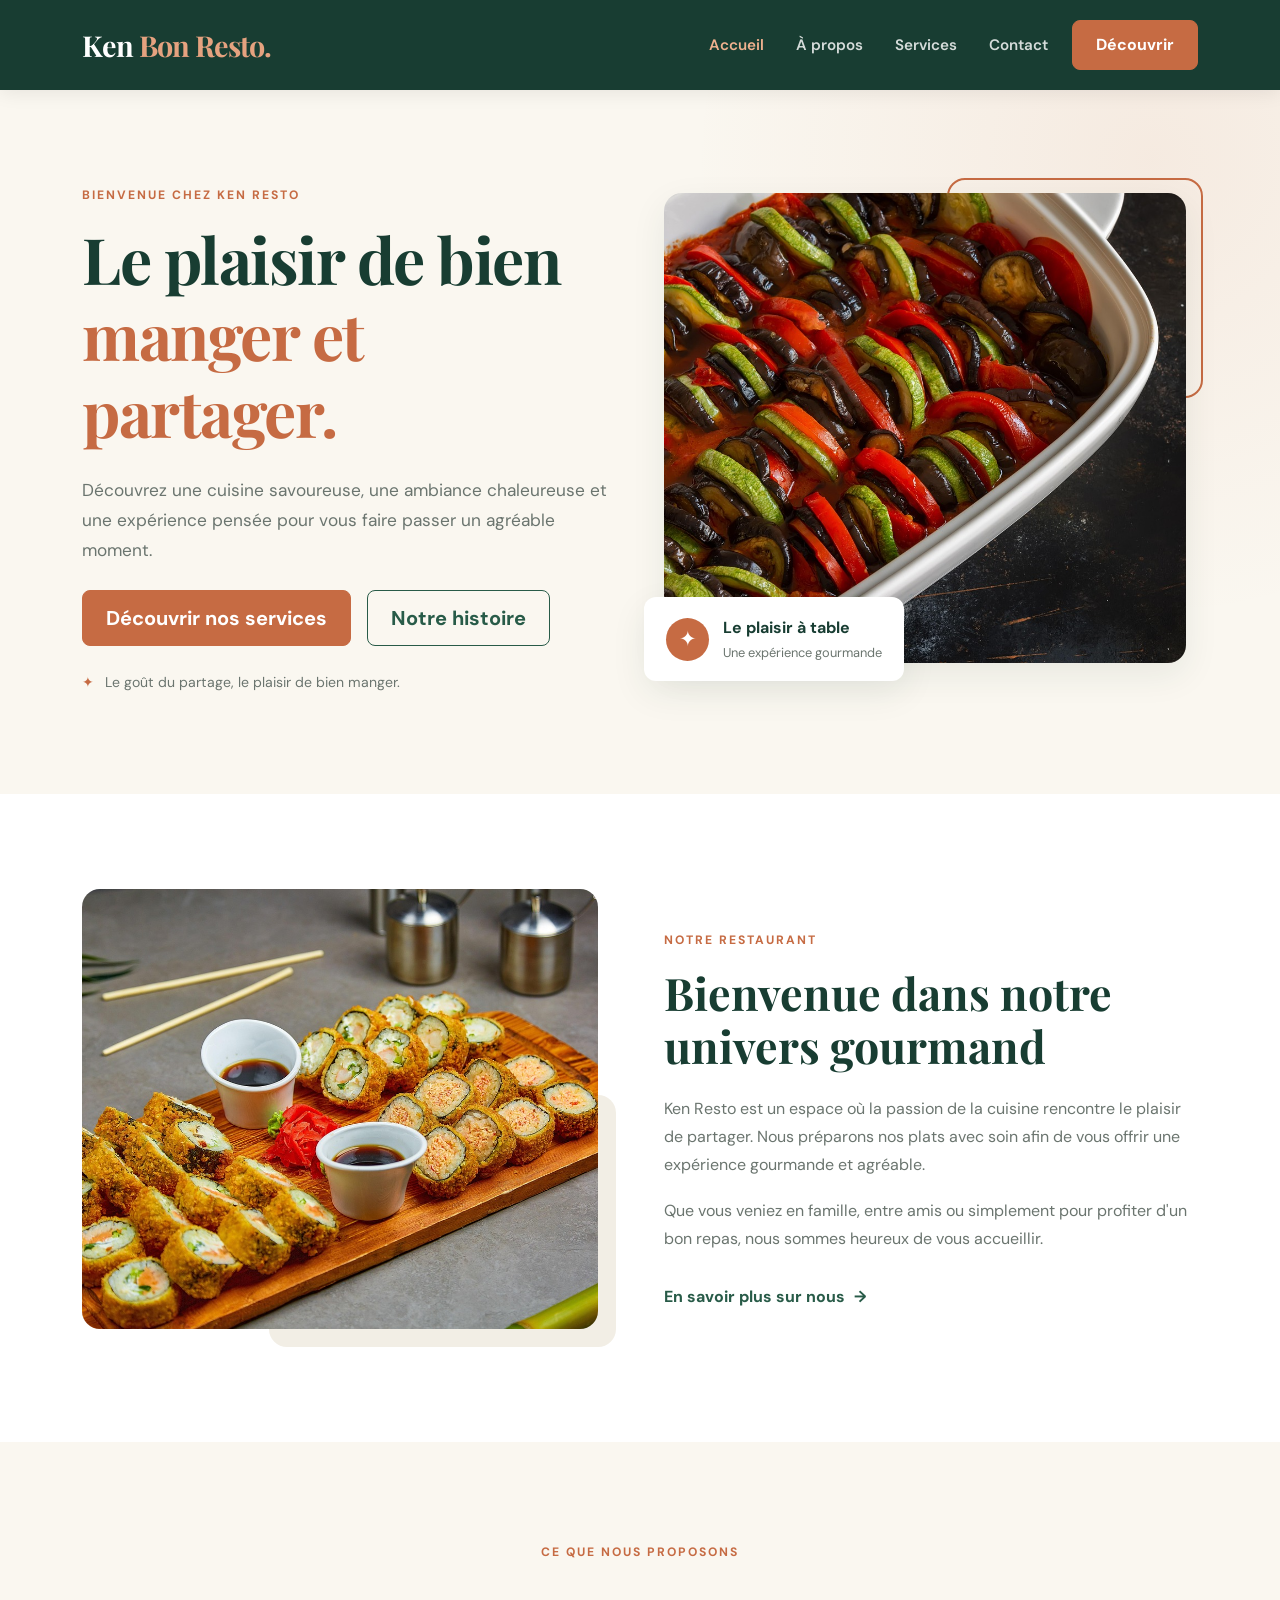
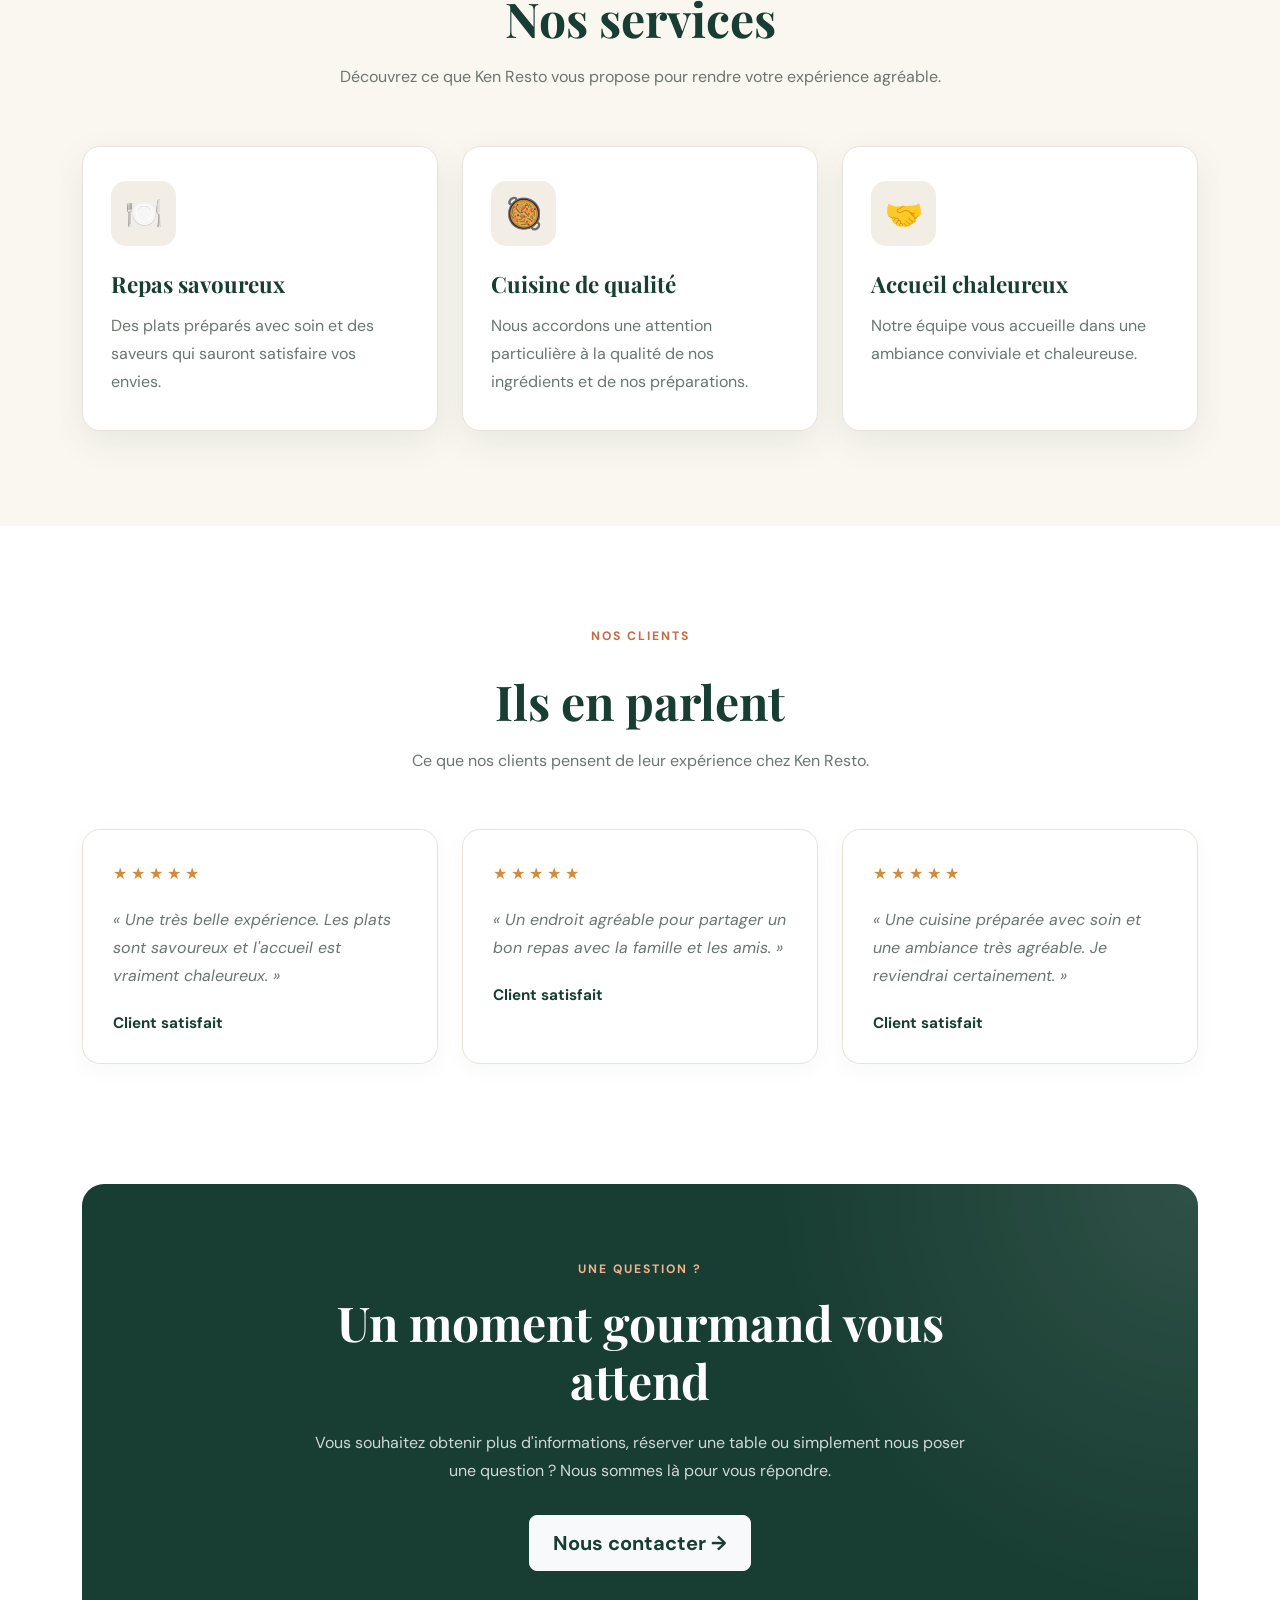
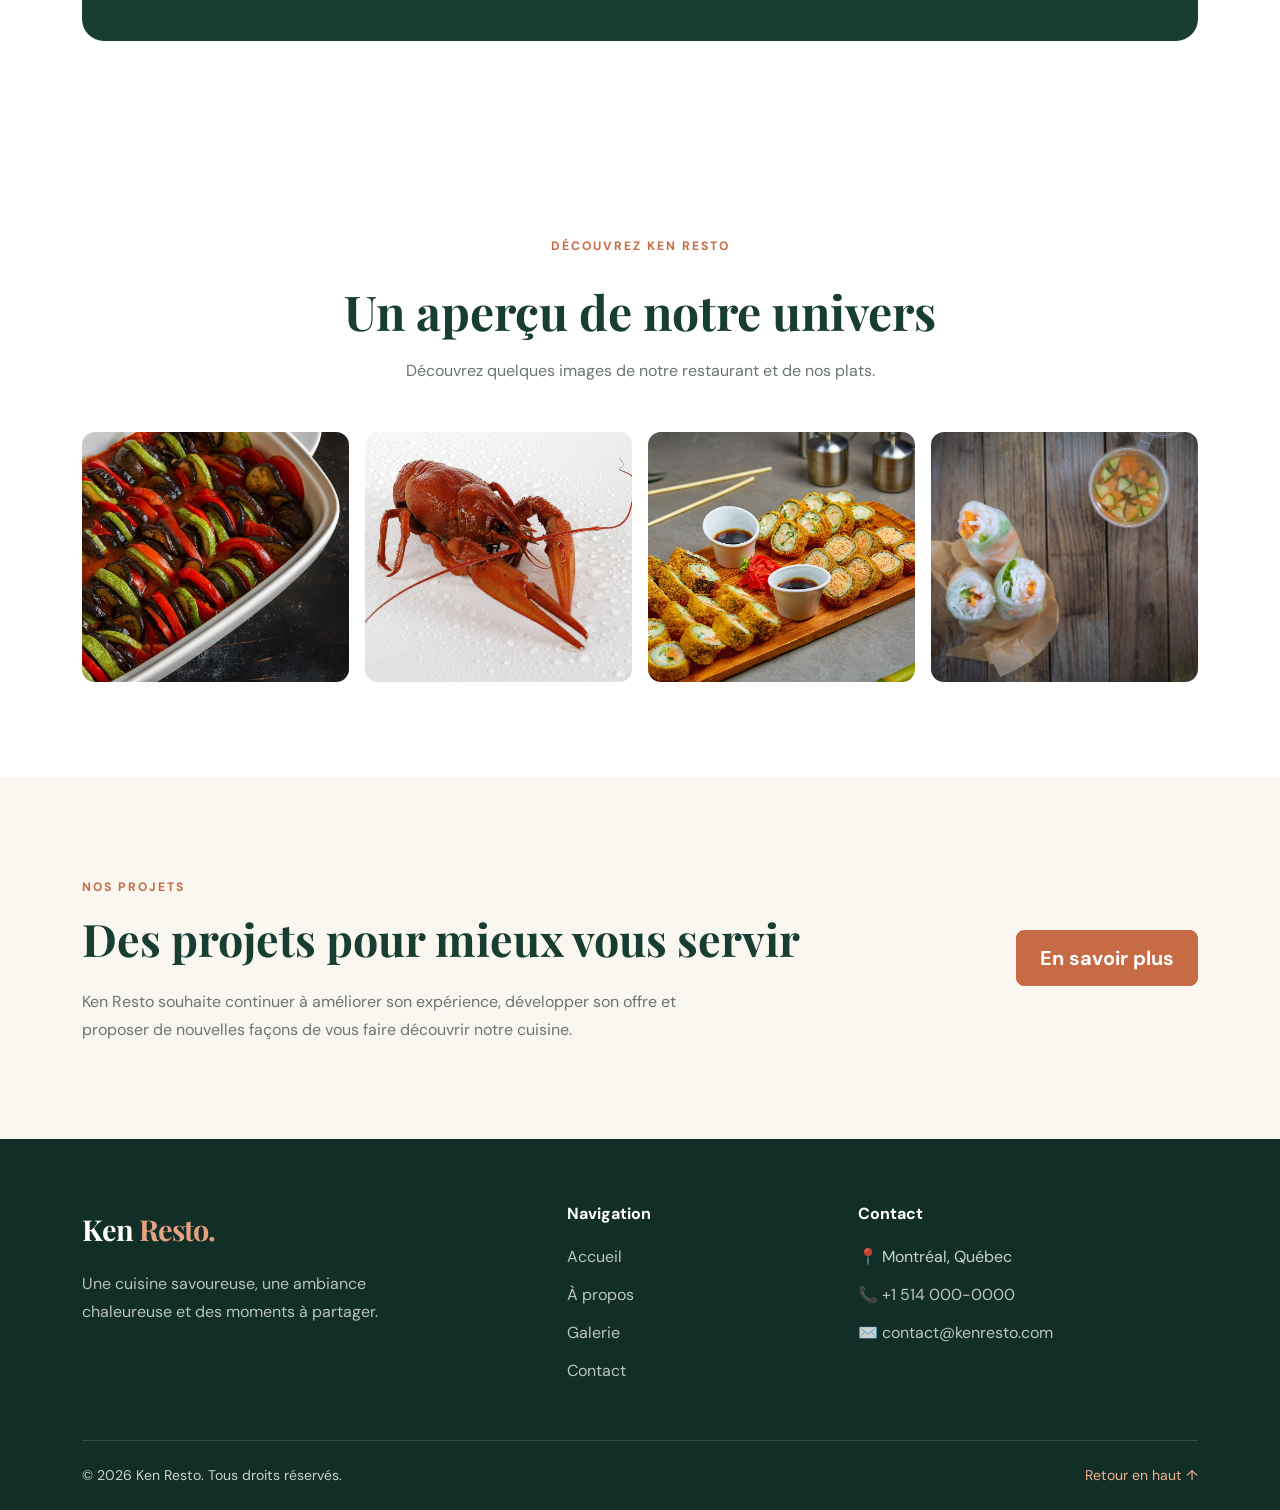
<file: index.html>
<!doctype html>
<html lang="fr">
<head>
    <meta charset="UTF-8">
    <meta name="viewport" content="width=device-width, initial-scale=1">

    <title>Ken Resto | Accueil</title>
    <meta name="description" content="Découvrez Ken Resto : une cuisine savoureuse, une ambiance chaleureuse et des moments à partager.">

    <!-- Bootstrap 5.3 -->
    <link href="https://cdn.jsdelivr.net/npm/bootstrap@5.3.3/dist/css/bootstrap.min.css"
          rel="stylesheet">

    <!-- Google Fonts -->
    <link rel="preconnect" href="https://fonts.googleapis.com">
    <link rel="preconnect" href="https://fonts.gstatic.com" crossorigin>
    <link href="https://fonts.googleapis.com/css2?family=DM+Sans:wght@400;500;600;700&family=Playfair+Display:wght@500;600;700&display=swap"
          rel="stylesheet">

    <!-- Custom CSS -->
    <link rel="stylesheet" href="css/style.css">
</head>

<body>

<!-- Navigation -->
<nav class="navbar navbar-expand-lg navbar-dark site-navbar sticky-top">
    <div class="container">
        <a class="navbar-brand" href="index.html">
            Ken <span>Bon Resto.</span>
        </a>

        <button class="navbar-toggler" type="button"
                data-bs-toggle="collapse"
                data-bs-target="#mainNavbar"
                aria-controls="mainNavbar"
                aria-expanded="false"
                aria-label="Ouvrir le menu de navigation">
            <span class="navbar-toggler-icon"></span>
        </button>

        <div class="collapse navbar-collapse" id="mainNavbar">
            <ul class="navbar-nav ms-auto align-items-lg-center gap-lg-3">
                <li class="nav-item">
                    <a class="nav-link active" href="index.html"
                       aria-current="page">Accueil</a>
                </li>
                <li class="nav-item">
                    <a class="nav-link" href="apropos.html">À propos</a>
                </li>
                <li class="nav-item">
                    <a class="nav-link" href="services.html">Services</a>
                </li>
                <li class="nav-item">
                    <a class="nav-link" href="contact.html">Contact</a>
                </li>
                <li class="nav-item mt-2 mt-lg-0">
                    <a class="btn btn-brand" href="#galerie">Découvrir</a>
                </li>
            </ul>
        </div>
    </div>
</nav>

<main>

    <!-- Hero -->
    <section class="hero-section">
        <div class="container">
            <div class="row align-items-center g-5">

                <div class="col-lg-6">
                    <span class="section-label">
                        BIENVENUE CHEZ KEN RESTO
                    </span>

                    <h1 class="hero-title">
                        Le plaisir de bien
                        <span>manger et partager.</span>
                    </h1>

                    <p class="hero-text">
                        Découvrez une cuisine savoureuse, une ambiance
                        chaleureuse et une expérience pensée pour vous
                        faire passer un agréable moment.
                    </p>

                    <div class="d-flex flex-wrap gap-3 mt-4">
                        <a href="#services" class="btn btn-brand btn-lg">
                            Découvrir nos services
                        </a>
                        <a href="#restaurant" class="btn btn-outline-brand btn-lg">
                            Notre histoire
                        </a>
                    </div>

                    <div class="hero-note mt-4">
                        <span class="hero-note-icon">✦</span>
                        Le goût du partage, le plaisir de bien manger.
                    </div>
                </div>

                <div class="col-lg-6">
                    <div class="hero-image-wrapper">
                        <img src="images/plat1.jpg"
                             class="hero-image"
                             alt="Un plat savoureux proposé par Ken Resto">

                        <div class="hero-image-badge">
                            <span class="badge-symbol">✦</span>
                            <div>
                                <strong>Le plaisir à table</strong>
                                <small>Une expérience gourmande</small>
                            </div>
                        </div>
                    </div>
                </div>

            </div>
        </div>
    </section>

    <!-- Introduction -->
    <section class="section-padding" id="restaurant">
        <div class="container">
            <div class="row align-items-center g-5">

                <div class="col-lg-6">
                    <div class="intro-image-wrapper">
                        <img src="images/restaurant.jpg"
                             class="intro-image"
                             alt="Intérieur du restaurant Ken Resto">
                        <div class="image-accent"></div>
                    </div>
                </div>

                <div class="col-lg-6">
                    <span class="section-label">NOTRE RESTAURANT</span>

                    <h2 class="section-title">
                        Bienvenue dans notre univers gourmand
                    </h2>

                    <p class="section-text">
                        Ken Resto est un espace où la passion de la cuisine
                        rencontre le plaisir de partager. Nous préparons
                        nos plats avec soin afin de vous offrir une
                        expérience gourmande et agréable.
                    </p>

                    <p class="section-text">
                        Que vous veniez en famille, entre amis ou simplement
                        pour profiter d'un bon repas, nous sommes heureux
                        de vous accueillir.
                    </p>

                    <a href="apropos.html" class="text-link">
                        En savoir plus sur nous <span aria-hidden="true">→</span>
                    </a>
                </div>

            </div>
        </div>
    </section>

    <!-- Services -->
    <section class="section-padding section-soft" id="services">
        <div class="container">

            <div class="section-heading text-center">
                <span class="section-label">CE QUE NOUS PROPOSONS</span>
                <h2 class="section-title">Nos services</h2>
                <p class="section-text mx-auto">
                    Découvrez ce que Ken Resto vous propose pour rendre
                    votre expérience agréable.
                </p>
            </div>

            <div class="row g-4 mt-3">

                <div class="col-md-6 col-lg-4">
                    <article class="service-card h-100">
                        <div class="service-icon" aria-hidden="true">🍽️</div>
                        <h3>Repas savoureux</h3>
                        <p>
                            Des plats préparés avec soin et des saveurs
                            qui sauront satisfaire vos envies.
                        </p>
                    </article>
                </div>

                <div class="col-md-6 col-lg-4">
                    <article class="service-card h-100">
                        <div class="service-icon" aria-hidden="true">🥘</div>
                        <h3>Cuisine de qualité</h3>
                        <p>
                            Nous accordons une attention particulière
                            à la qualité de nos ingrédients et de nos préparations.
                        </p>
                    </article>
                </div>

                <div class="col-md-6 col-lg-4">
                    <article class="service-card h-100">
                        <div class="service-icon" aria-hidden="true">🤝</div>
                        <h3>Accueil chaleureux</h3>
                        <p>
                            Notre équipe vous accueille dans une ambiance
                            conviviale et chaleureuse.
                        </p>
                    </article>
                </div>

            </div>
        </div>
    </section>

    <!-- Testimonials -->
    <section class="section-padding">
        <div class="container">

            <div class="section-heading text-center">
                <span class="section-label">NOS CLIENTS</span>
                <h2 class="section-title">Ils en parlent</h2>
                <p class="section-text mx-auto">
                    Ce que nos clients pensent de leur expérience chez Ken Resto.
                </p>
            </div>

            <div class="row g-4 mt-3">

                <div class="col-md-6 col-lg-4">
                    <article class="testimonial-card h-100">
                        <div class="stars" aria-label="5 étoiles">★★★★★</div>
                        <p>
                            « Une très belle expérience. Les plats sont
                            savoureux et l'accueil est vraiment chaleureux. »
                        </p>
                        <h3>Client satisfait</h3>
                    </article>
                </div>

                <div class="col-md-6 col-lg-4">
                    <article class="testimonial-card h-100">
                        <div class="stars" aria-label="5 étoiles">★★★★★</div>
                        <p>
                            « Un endroit agréable pour partager un bon repas
                            avec la famille et les amis. »
                        </p>
                        <h3>Client satisfait</h3>
                    </article>
                </div>

                <div class="col-md-6 col-lg-4">
                    <article class="testimonial-card h-100">
                        <div class="stars" aria-label="5 étoiles">★★★★★</div>
                        <p>
                            « Une cuisine préparée avec soin et une ambiance
                            très agréable. Je reviendrai certainement. »
                        </p>
                        <h3>Client satisfait</h3>
                    </article>
                </div>

            </div>
        </div>
    </section>

    <!-- Contact call to action -->
    <section class="contact-section" id="contact">
        <div class="container">
            <div class="contact-panel text-center">
                <span class="section-label">UNE QUESTION ?</span>
                <h2>Un moment gourmand vous attend</h2>
                <p>
                    Vous souhaitez obtenir plus d'informations, réserver une table
                    ou simplement nous poser une question ? Nous sommes là pour
                    vous répondre.
                </p>
                <a href="contact.html" class="btn btn-light btn-lg">
                    Nous contacter <span aria-hidden="true">→</span>
                </a>
            </div>
        </div>
    </section>

    <!-- Gallery -->
    <section class="section-padding" id="galerie">
        <div class="container">

            <div class="section-heading text-center">
                <span class="section-label">DÉCOUVREZ KEN RESTO</span>
                <h2 class="section-title">Un aperçu de notre univers</h2>
                <p class="section-text mx-auto">
                    Découvrez quelques images de notre restaurant et de nos plats.
                </p>
            </div>

            <div class="row g-3 mt-3 gallery-grid">
                <div class="col-6 col-lg-3">
                    <img src="images/plat1.jpg"
                         alt="Plat de Ken Resto"
                         loading="lazy">
                </div>
                <div class="col-6 col-lg-3">
                    <img src="images/plat2.jpg"
                         alt="Plat préparé chez Ken Resto"
                         loading="lazy">
                </div>
                <div class="col-6 col-lg-3">
                    <img src="images/restaurant.jpg"
                         alt="Intérieur du restaurant Ken Resto"
                         loading="lazy">
                </div>
                <div class="col-6 col-lg-3">
                    <img src="images/plat3.jpg"
                         alt="Spécialité de Ken Resto"
                         loading="lazy">
                </div>
            </div>

        </div>
    </section>

    <!-- Projects -->
    <section class="section-padding projects-section">
        <div class="container">
            <div class="row align-items-center g-4">

                <div class="col-lg-8">
                    <span class="section-label">NOS PROJETS</span>
                    <h2 class="section-title">
                        Des projets pour mieux vous servir
                    </h2>
                    <p class="section-text mb-0">
                        Ken Resto souhaite continuer à améliorer son expérience,
                        développer son offre et proposer de nouvelles façons
                        de vous faire découvrir notre cuisine.
                    </p>
                </div>

                <div class="col-lg-4 text-lg-end">
                    <a href="apropos.html" class="btn btn-brand btn-lg">
                        En savoir plus
                    </a>
                </div>

            </div>
        </div>
    </section>

</main>

<!-- Footer -->
<footer class="site-footer">
    <div class="container">

        <div class="row g-5 footer-main">

            <div class="col-md-6 col-lg-5">
                <a class="footer-brand" href="index.html">
                    Ken <span>Resto.</span>
                </a>
                <p class="footer-description">
                    Une cuisine savoureuse, une ambiance chaleureuse
                    et des moments à partager.
                </p>
            </div>

            <div class="col-6 col-md-3 col-lg-3">
                <h2 class="footer-heading">Navigation</h2>
                <ul class="footer-links">
                    <li><a href="index.html">Accueil</a></li>
                    <li><a href="apropos.html">À propos</a></li>
                    <li><a href="#galerie">Galerie</a></li>
                    <li><a href="contact.html">Contact</a></li>
                </ul>
            </div>

            <div class="col-12 col-md-3 col-lg-4">
                <h2 class="footer-heading">Contact</h2>
                <ul class="footer-links footer-contact">
                    <li>📍 Montréal, Québec</li>
                    <li>📞 <a href="tel:+15140000000">+1 514 000-0000</a></li>
                    <li>✉️ <a href="mailto:contact@kenresto.com">contact@kenresto.com</a></li>
                </ul>
            </div>

        </div>

        <div class="footer-bottom">
            <p class="mb-0">
                &copy; 2026 Ken Resto. Tous droits réservés.
            </p>
            <a href="index.html">Retour en haut ↑</a>
        </div>

    </div>
</footer>

<!-- Bootstrap JavaScript bundle -->
<script src="https://cdn.jsdelivr.net/npm/bootstrap@5.3.3/dist/js/bootstrap.bundle.min.js"></script>

</body>
</html>
</file>
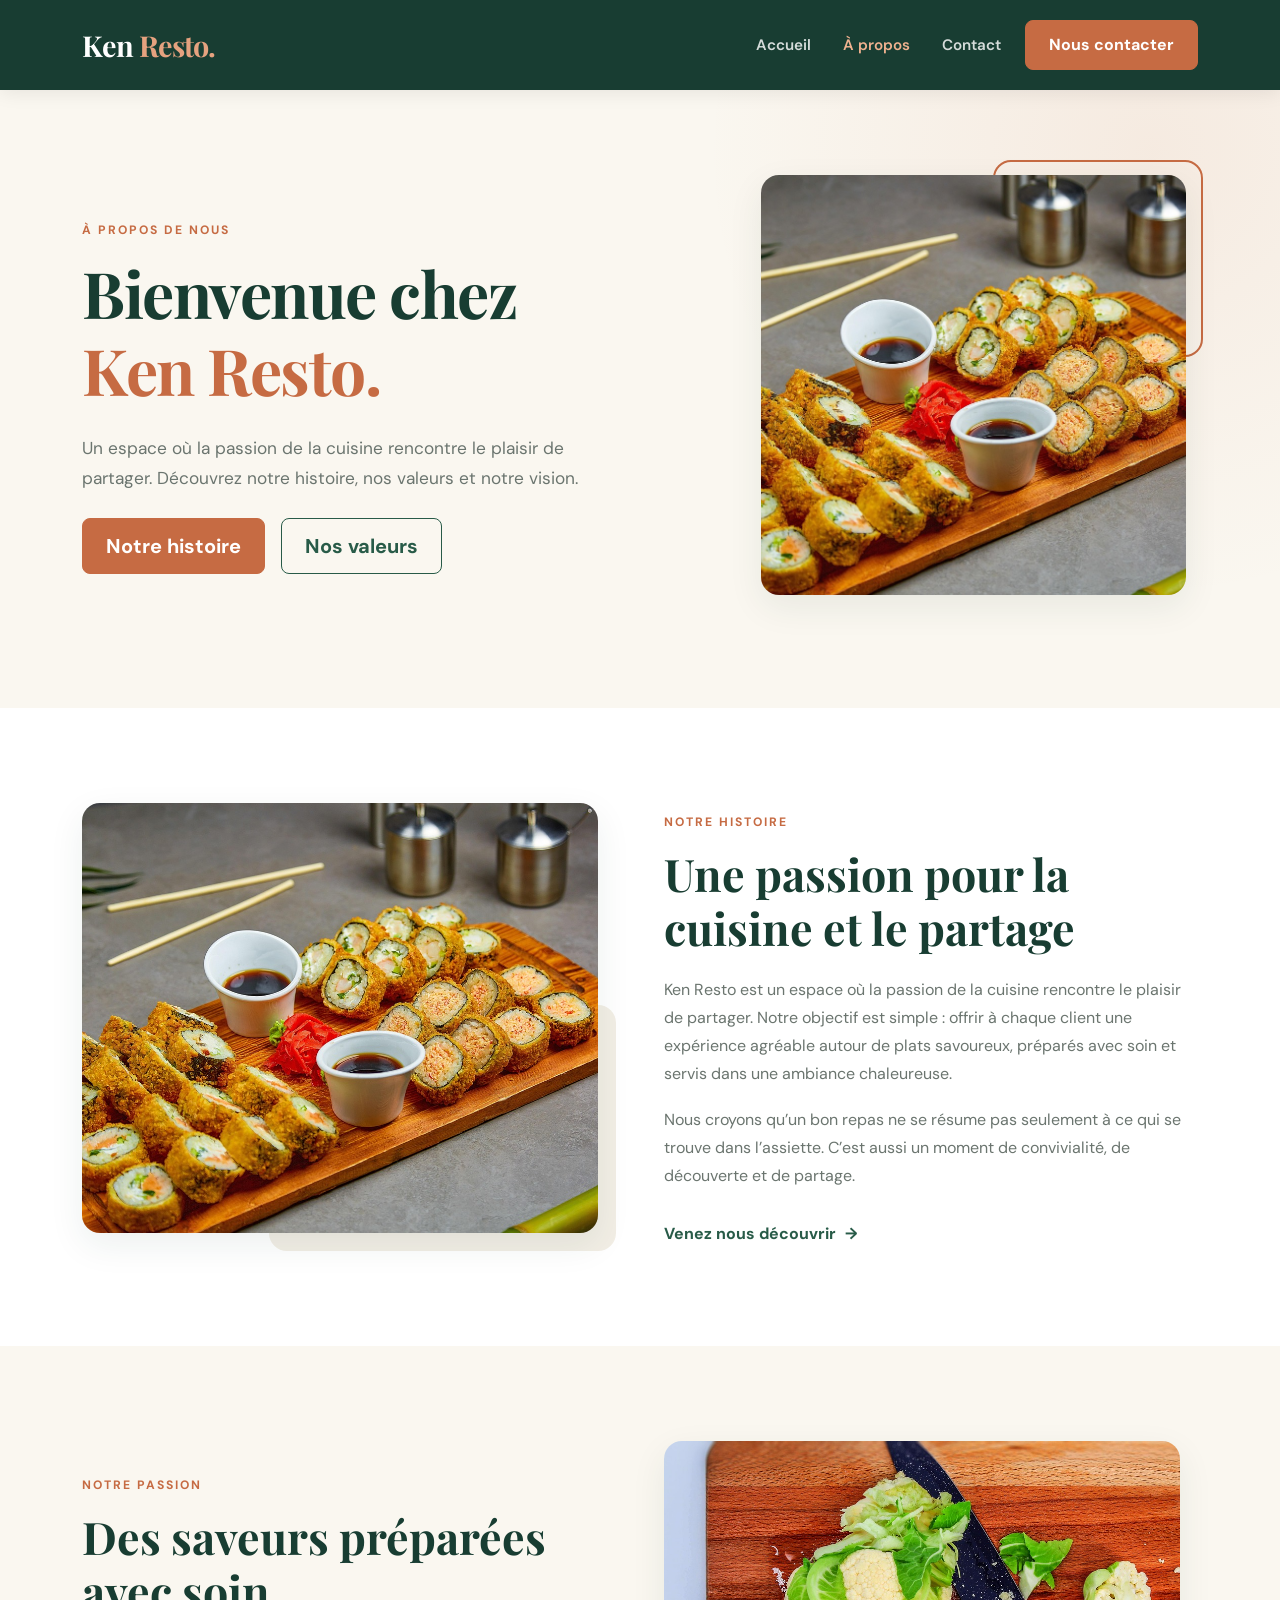
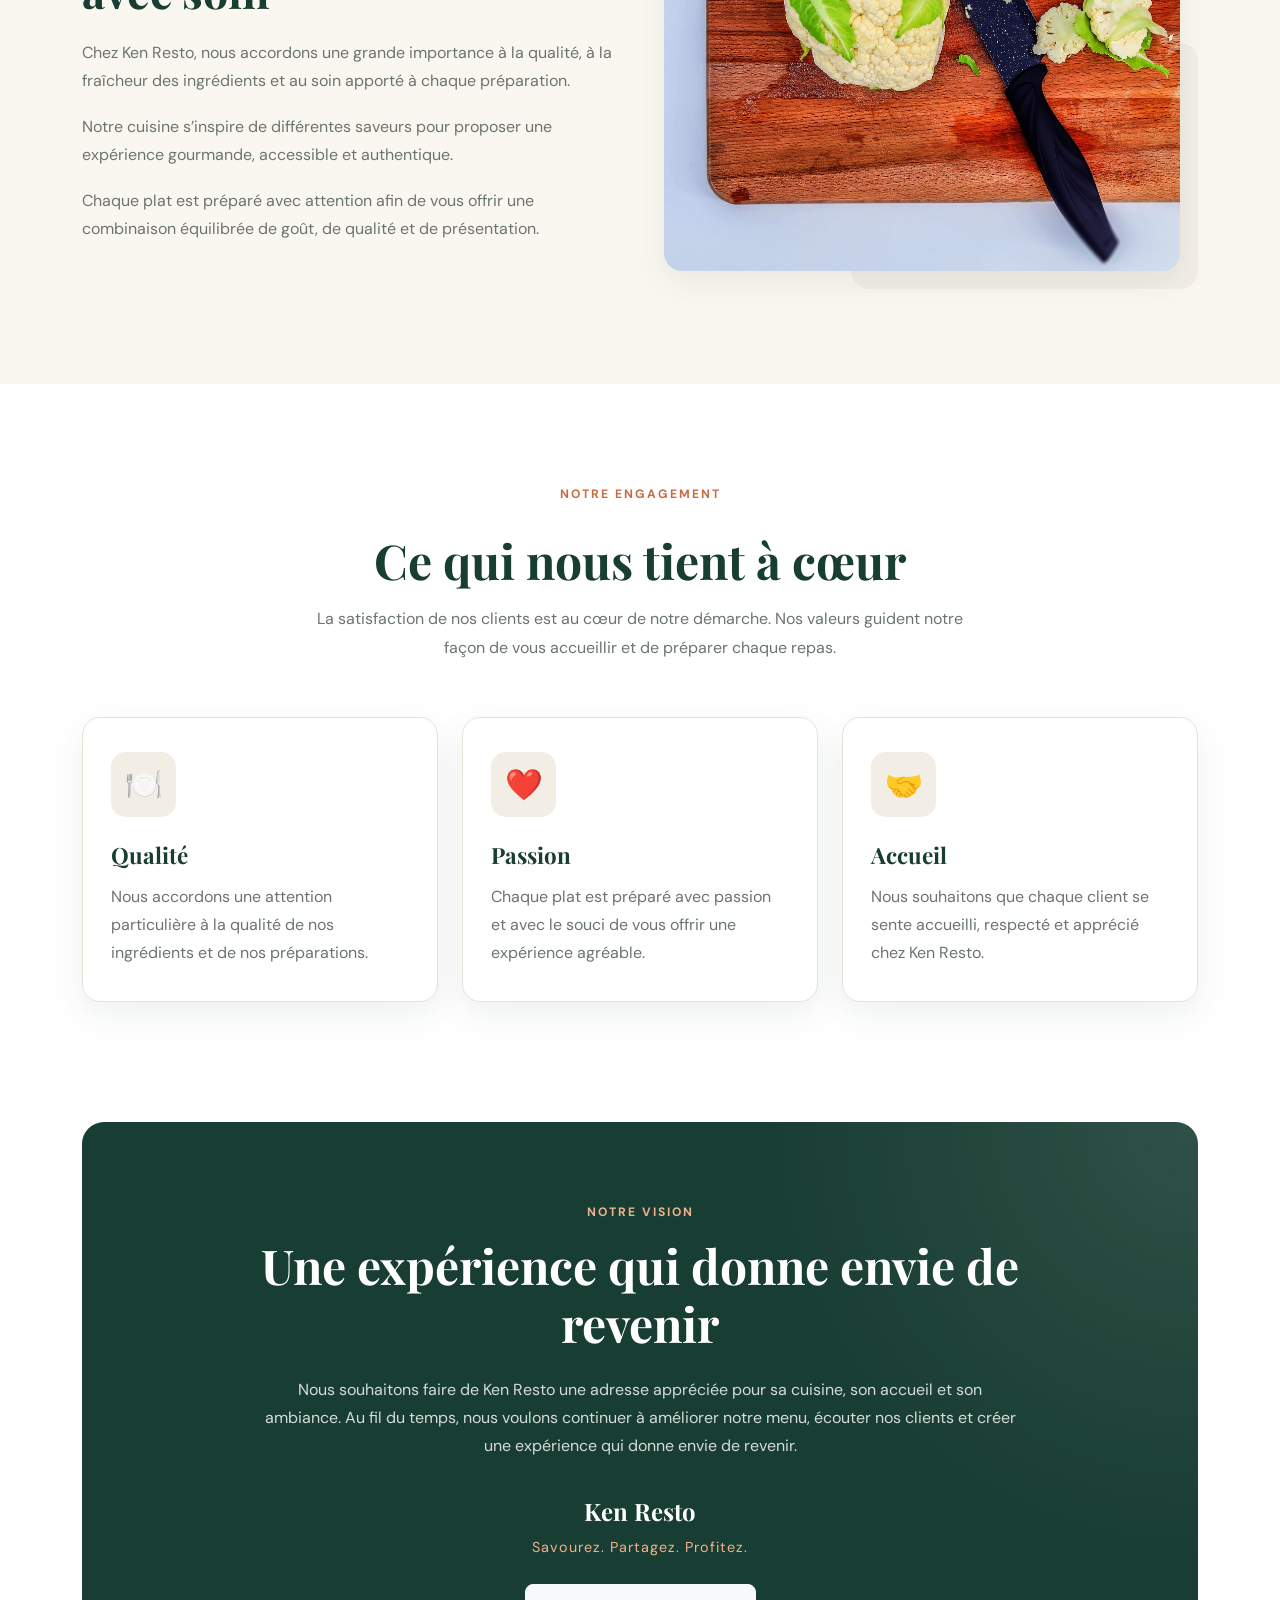
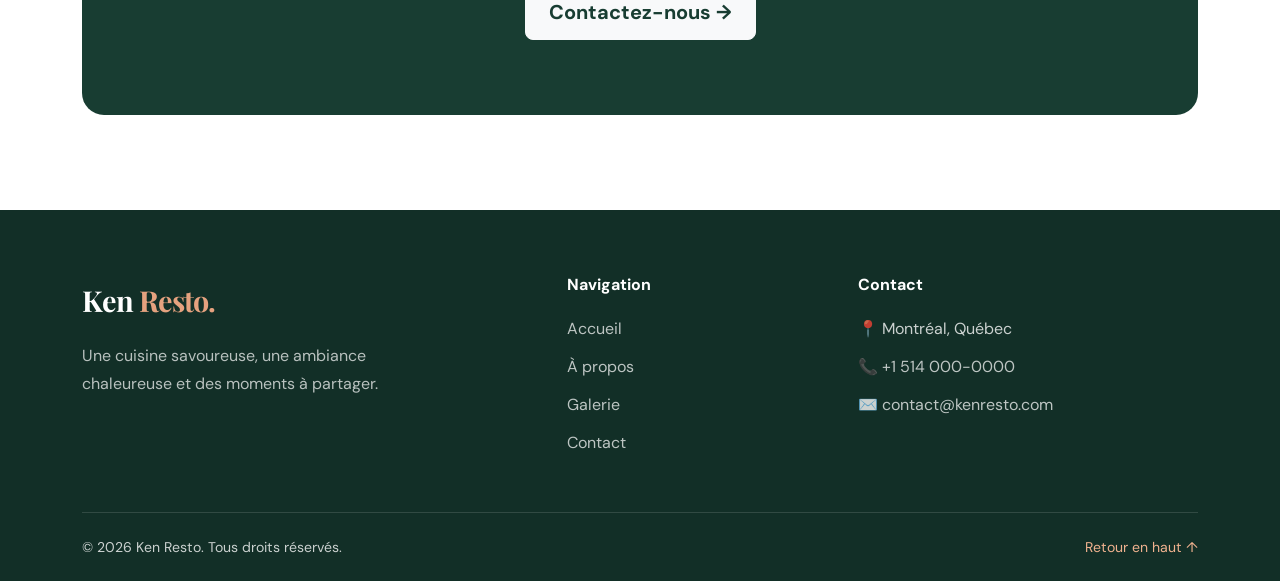
<file: apropos.html>
<!doctype html>
<html lang="fr">
<head>
    <meta charset="UTF-8">
    <meta name="viewport" content="width=device-width, initial-scale=1">

    <title>À propos | Ken Resto</title>
    <meta name="description" content="Découvrez l'histoire, la passion, les valeurs et la vision de Ken Resto.">

    <!-- Bootstrap 5.3 -->
    <link href="https://cdn.jsdelivr.net/npm/bootstrap@5.3.3/dist/css/bootstrap.min.css"
          rel="stylesheet">

    <!-- Mêmes polices que la page index -->
    <link rel="preconnect" href="https://fonts.googleapis.com">
    <link rel="preconnect" href="https://fonts.gstatic.com" crossorigin>
    <link href="https://fonts.googleapis.com/css2?family=DM+Sans:wght@400;500;600;700&family=Playfair+Display:wght@500;600;700&display=swap"
          rel="stylesheet">

    <!-- Feuille de style partagée avec index.html -->
    <link rel="stylesheet" href="css/style.css">
</head>

<body>

<!-- Navigation -->
<nav class="navbar navbar-expand-lg navbar-dark site-navbar sticky-top">
    <div class="container">

        <a class="navbar-brand" href="index.html">
            Ken <span>Resto.</span>
        </a>

        <button class="navbar-toggler" type="button"
                data-bs-toggle="collapse"
                data-bs-target="#mainNavbar"
                aria-controls="mainNavbar"
                aria-expanded="false"
                aria-label="Ouvrir le menu de navigation">
            <span class="navbar-toggler-icon"></span>
        </button>

        <div class="collapse navbar-collapse" id="mainNavbar">
            <ul class="navbar-nav ms-auto align-items-lg-center gap-lg-3">

                <li class="nav-item">
                    <a class="nav-link" href="index.html">Accueil</a>
                </li>

                <li class="nav-item">
                    <a class="nav-link active" href="apropos.html"
                       aria-current="page">À propos</a>
                </li>

                <li class="nav-item">
                    <a class="nav-link" href="contact.html">Contact</a>
                </li>

                <li class="nav-item mt-2 mt-lg-0">
                    <a class="btn btn-brand" href="contact.html">
                        Nous contacter
                    </a>
                </li>

            </ul>
        </div>
    </div>
</nav>

<main>

    <!-- Hero À propos -->
    <section class="about-hero-section">
        <div class="container">
            <div class="row align-items-center g-5">

                <div class="col-lg-7">
                    <span class="section-label">À PROPOS DE NOUS</span>

                    <h1 class="hero-title">
                        Bienvenue chez
                        <span>Ken Resto.</span>
                    </h1>

                    <p class="hero-text">
                        Un espace où la passion de la cuisine rencontre
                        le plaisir de partager. Découvrez notre histoire,
                        nos valeurs et notre vision.
                    </p>

                    <div class="d-flex flex-wrap gap-3 mt-4">
                        <a href="#notre-histoire" class="btn btn-brand btn-lg">
                            Notre histoire
                        </a>

                        <a href="#nos-valeurs" class="btn btn-outline-brand btn-lg">
                            Nos valeurs
                        </a>
                    </div>
                </div>

                <div class="col-lg-5">
                    <div class="about-hero-image-wrapper">
                        <img src="images/restaurant.jpg"
                             class="about-hero-image"
                             alt="Ambiance chaleureuse du restaurant Ken Resto">
                    </div>
                </div>

            </div>
        </div>
    </section>

    <!-- Notre histoire -->
    <section class="section-padding" id="notre-histoire">
        <div class="container">
            <div class="row align-items-center g-5">

                <div class="col-lg-6">
                    <div class="about-image-wrapper">
                        <img src="images/restaurant.jpg"
                             class="about-content-image"
                             alt="Intérieur du restaurant Ken Resto"
                             loading="lazy">
                        <div class="image-accent"></div>
                    </div>
                </div>

                <div class="col-lg-6">
                    <span class="section-label">NOTRE HISTOIRE</span>

                    <h2 class="section-title">
                        Une passion pour la cuisine et le partage
                    </h2>

                    <p class="section-text">
                        Ken Resto est un espace où la passion de la cuisine
                        rencontre le plaisir de partager. Notre objectif est
                        simple : offrir à chaque client une expérience agréable
                        autour de plats savoureux, préparés avec soin et servis
                        dans une ambiance chaleureuse.
                    </p>

                    <p class="section-text">
                        Nous croyons qu’un bon repas ne se résume pas seulement
                        à ce qui se trouve dans l’assiette. C’est aussi un moment
                        de convivialité, de découverte et de partage.
                    </p>

                    <a href="contact.html" class="text-link">
                        Venez nous découvrir <span aria-hidden="true">→</span>
                    </a>
                </div>

            </div>
        </div>
    </section>

    <!-- Notre passion -->
    <section class="section-padding section-soft">
        <div class="container">
            <div class="row align-items-center g-5">

                <div class="col-lg-6 order-2 order-lg-1">
                    <span class="section-label">NOTRE PASSION</span>

                    <h2 class="section-title">
                        Des saveurs préparées avec soin
                    </h2>

                    <p class="section-text">
                        Chez Ken Resto, nous accordons une grande importance
                        à la qualité, à la fraîcheur des ingrédients et au soin
                        apporté à chaque préparation.
                    </p>

                    <p class="section-text">
                        Notre cuisine s’inspire de différentes saveurs pour
                        proposer une expérience gourmande, accessible et
                        authentique.
                    </p>

                    <p class="section-text">
                        Chaque plat est préparé avec attention afin de vous
                        offrir une combinaison équilibrée de goût, de qualité
                        et de présentation.
                    </p>
                </div>

                <div class="col-lg-6 order-1 order-lg-2">
                    <div class="about-image-wrapper">
                        <img src="images/cuisine_01.jpg"
                             class="about-content-image"
                             alt="Préparation d'un plat chez Ken Resto"
                             loading="lazy">
                        <div class="image-accent"></div>
                    </div>
                </div>

            </div>
        </div>
    </section>

    <!-- Nos engagements et valeurs -->
    <section class="section-padding" id="nos-valeurs">
        <div class="container">

            <div class="section-heading text-center">
                <span class="section-label">NOTRE ENGAGEMENT</span>

                <h2 class="section-title">Ce qui nous tient à cœur</h2>

                <p class="section-text mx-auto">
                    La satisfaction de nos clients est au cœur de notre démarche.
                    Nos valeurs guident notre façon de vous accueillir et de
                    préparer chaque repas.
                </p>
            </div>

            <div class="row g-4 mt-3">

                <div class="col-md-6 col-lg-4">
                    <article class="service-card value-card h-100">
                        <div class="service-icon" aria-hidden="true">🍽️</div>

                        <h3>Qualité</h3>

                        <p>
                            Nous accordons une attention particulière à la
                            qualité de nos ingrédients et de nos préparations.
                        </p>
                    </article>
                </div>

                <div class="col-md-6 col-lg-4">
                    <article class="service-card value-card h-100">
                        <div class="service-icon" aria-hidden="true">❤️</div>

                        <h3>Passion</h3>

                        <p>
                            Chaque plat est préparé avec passion et avec le
                            souci de vous offrir une expérience agréable.
                        </p>
                    </article>
                </div>

                <div class="col-md-6 col-lg-4">
                    <article class="service-card value-card h-100">
                        <div class="service-icon" aria-hidden="true">🤝</div>

                        <h3>Accueil</h3>

                        <p>
                            Nous souhaitons que chaque client se sente
                            accueilli, respecté et apprécié chez Ken Resto.
                        </p>
                    </article>
                </div>

            </div>
        </div>
    </section>

    <!-- Notre vision -->
    <section class="about-vision-section">
        <div class="container">
            <div class="about-vision-panel text-center">

                <span class="section-label">NOTRE VISION</span>

                <h2>
                    Une expérience qui donne envie de revenir
                </h2>

                <p>
                    Nous souhaitons faire de Ken Resto une adresse appréciée
                    pour sa cuisine, son accueil et son ambiance. Au fil du
                    temps, nous voulons continuer à améliorer notre menu,
                    écouter nos clients et créer une expérience qui donne
                    envie de revenir.
                </p>

                <div class="vision-signature">
                    <strong>Ken Resto</strong>
                    <span>Savourez. Partagez. Profitez.</span>
                </div>

                <a href="contact.html" class="btn btn-light btn-lg mt-4">
                    Contactez-nous <span aria-hidden="true">→</span>
                </a>

            </div>
        </div>
    </section>

</main>

<!-- Pied de page partagé avec la page d'accueil -->
<footer class="site-footer">
    <div class="container">

        <div class="row g-5 footer-main">

            <div class="col-md-6 col-lg-5">
                <a class="footer-brand" href="index.html">
                    Ken <span>Resto.</span>
                </a>

                <p class="footer-description">
                    Une cuisine savoureuse, une ambiance chaleureuse
                    et des moments à partager.
                </p>
            </div>

            <div class="col-6 col-md-3 col-lg-3">
                <h2 class="footer-heading">Navigation</h2>

                <ul class="footer-links">
                    <li><a href="index.html">Accueil</a></li>
                    <li><a href="apropos.html">À propos</a></li>
                    <li><a href="index.html#galerie">Galerie</a></li>
                    <li><a href="contact.html">Contact</a></li>
                </ul>
            </div>

            <div class="col-12 col-md-3 col-lg-4">
                <h2 class="footer-heading">Contact</h2>

                <ul class="footer-links footer-contact">
                    <li>📍 Montréal, Québec</li>
                    <li>📞 <a href="tel:+15140000000">+1 514 000-0000</a></li>
                    <li>✉️ <a href="mailto:contact@kenresto.com">contact@kenresto.com</a></li>
                </ul>
            </div>

        </div>

        <div class="footer-bottom">
            <p class="mb-0">
                &copy; 2026 Ken Resto. Tous droits réservés.
            </p>

            <a href="#">Retour en haut ↑</a>
        </div>

    </div>
</footer>

<script src="https://cdn.jsdelivr.net/npm/bootstrap@5.3.3/dist/js/bootstrap.bundle.min.js"></script>

</body>
</html>
</file>
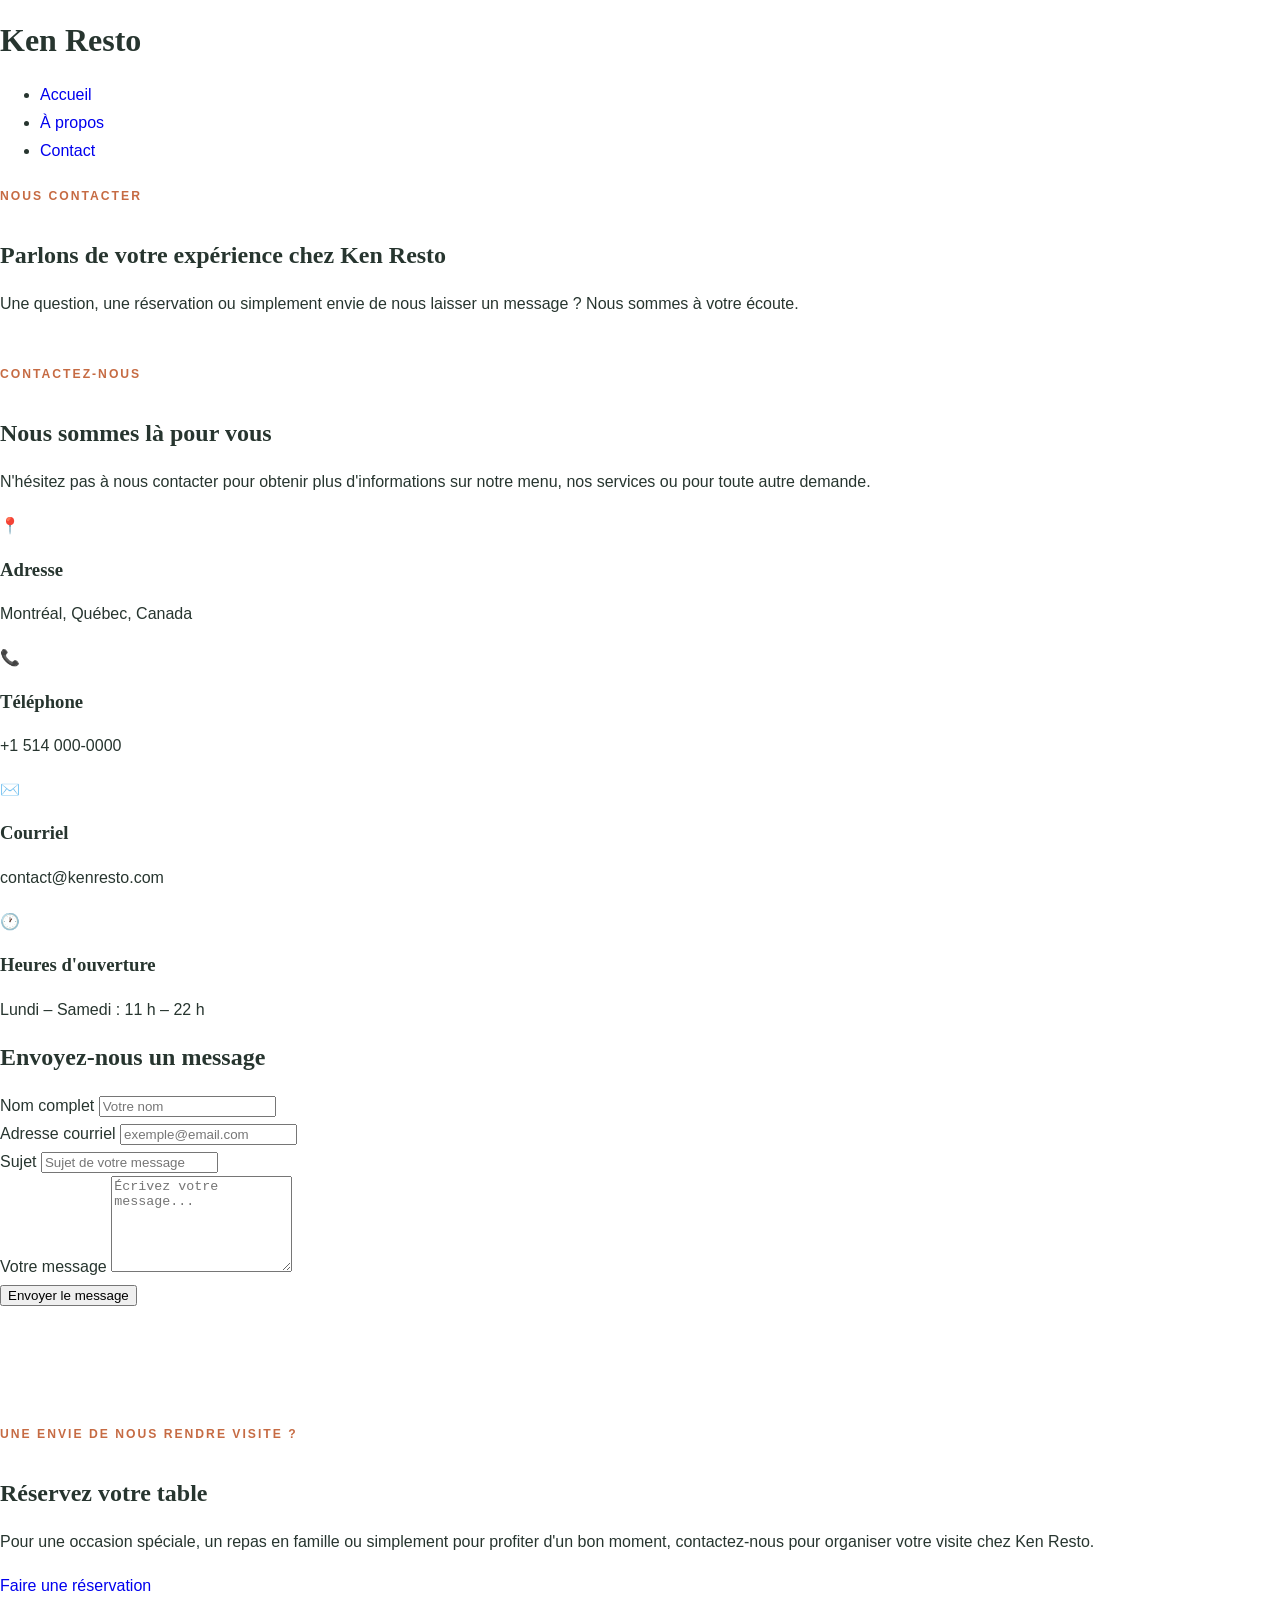
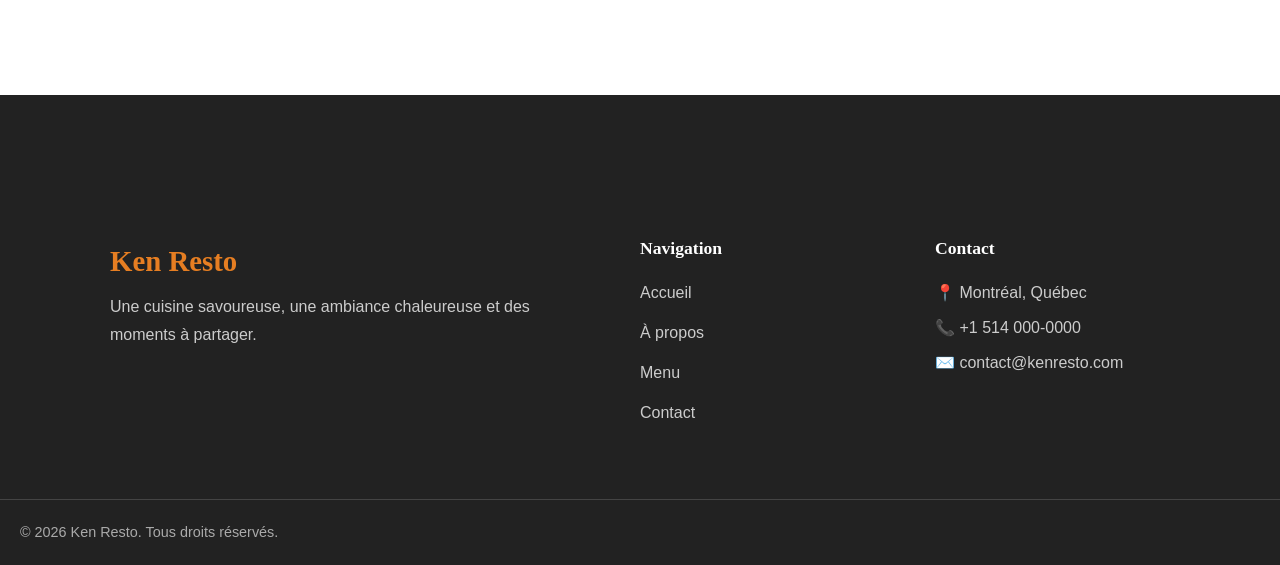
<file: contact.html>
<!DOCTYPE html>
<html lang="en">
<head>
    <meta charset="UTF-8">
    <meta name="viewport" content="width=device-width, initial-scale=1.0">
    <link rel="stylesheet" href="../css/style.css">
    <link rel="stylesheet" href="../css/footer.css">
    <title>Contact</title>
</head>
<body>
    <!-- En-tête -->
    <header>
      <h1>Ken Resto</h1>
      <nav>
        <ul>
          <li><a href="index.html">Accueil</a></li>
          <li><a href="apropos.html">À propos</a></li>
          <li><a href="contact.html">Contact</a></li>
        </ul>
      </nav>
    </header>

    <!-- Contenu principal -->
    <main class="contact-page">

        <!-- En-tête de la page -->
        <section class="contact-hero">

            <div class="contact-hero-content">

                <span class="section-label">NOUS CONTACTER</span>

                <h1>Parlons de votre expérience chez <span>Ken Resto</span></h1>

                <p>
                    Une question, une réservation ou simplement envie
                    de nous laisser un message ? Nous sommes à votre écoute.
                </p>

            </div>

        </section>


        <!-- Informations et formulaire -->
        <section class="contact-section">

            <div class="contact-container">

                <!-- Informations de contact -->
                <div class="contact-info">

                    <span class="section-label">CONTACTEZ-NOUS</span>

                    <h2>Nous sommes là pour vous</h2>

                    <p>
                        N'hésitez pas à nous contacter pour obtenir plus
                        d'informations sur notre menu, nos services ou
                        pour toute autre demande.
                    </p>


                    <div class="contact-details">

                        <div class="contact-item">

                            <div class="contact-icon">📍</div>

                            <div>
                                <h3>Adresse</h3>
                                <p>Montréal, Québec, Canada</p>
                            </div>

                        </div>


                        <div class="contact-item">

                            <div class="contact-icon">📞</div>

                            <div>
                                <h3>Téléphone</h3>
                                <p>+1 514 000-0000</p>
                            </div>

                        </div>


                        <div class="contact-item">

                            <div class="contact-icon">✉️</div>

                            <div>
                                <h3>Courriel</h3>
                                <p>contact@kenresto.com</p>
                            </div>

                        </div>


                        <div class="contact-item">

                            <div class="contact-icon">🕐</div>

                            <div>
                                <h3>Heures d'ouverture</h3>
                                <p>
                                    Lundi – Samedi : 11 h – 22 h
                                </p>
                            </div>

                        </div>

                    </div>

                </div>


                <!-- Formulaire -->
                <div class="contact-form-container">

                    <h2>Envoyez-nous un message</h2>

                    <form class="contact-form">

                        <div class="form-group">

                            <label for="name">Nom complet</label>

                            <input
                                type="text"
                                id="name"
                                name="name"
                                placeholder="Votre nom"
                                required
                            >

                        </div>


                        <div class="form-group">

                            <label for="email">Adresse courriel</label>

                            <input
                                type="email"
                                id="email"
                                name="email"
                                placeholder="exemple@email.com"
                                required
                            >

                        </div>


                        <div class="form-group">

                            <label for="subject">Sujet</label>

                            <input
                                type="text"
                                id="subject"
                                name="subject"
                                placeholder="Sujet de votre message"
                                required
                            >

                        </div>


                        <div class="form-group">

                            <label for="message">Votre message</label>

                            <textarea
                                id="message"
                                name="message"
                                rows="6"
                                placeholder="Écrivez votre message..."
                                required
                            ></textarea>

                        </div>


                        <button type="submit" class="contact-button">
                            Envoyer le message
                        </button>

                    </form>

                </div>

            </div>

        </section>


        <!-- Section réservation -->
        <section class="reservation-section">

            <div class="reservation-content">

                <span class="section-label">UNE ENVIE DE NOUS RENDRE VISITE ?</span>

                <h2>Réservez votre table</h2>

                <p>
                    Pour une occasion spéciale, un repas en famille ou simplement
                    pour profiter d'un bon moment, contactez-nous pour organiser
                    votre visite chez Ken Resto.
                </p>

                <a href="#" class="contact-button">
                    Faire une réservation
                </a>

            </div>

        </section>

    </main>



    <!-- Pied de page -->
    <footer class="site-footer">

    <div class="footer-container">

        <!-- Présentation -->
        <div class="footer-column">
            <h2>Ken Resto</h2>
            <p>
                Une cuisine savoureuse, une ambiance chaleureuse
                et des moments à partager.
            </p>
        </div>

        <!-- Navigation -->
        <div class="footer-column">
            <h3>Navigation</h3>
            <ul>
                <li><a href="#">Accueil</a></li>
                <li><a href="#">À propos</a></li>
                <li><a href="#">Menu</a></li>
                <li><a href="#">Contact</a></li>
            </ul>
        </div>

        <!-- Contact -->
        <div class="footer-column">
            <h3>Contact</h3>
            <p>📍 Montréal, Québec</p>
            <p>📞 +1 514 000-0000</p>
            <p>✉️ contact@kenresto.com</p>
        </div>

    </div>

    <!-- Copyright -->
    <div class="footer-bottom">
        <p>
            &copy; 2026 Ken Resto. Tous droits réservés.
        </p>
    </div>

</footer>
</body>
</html>
</file>
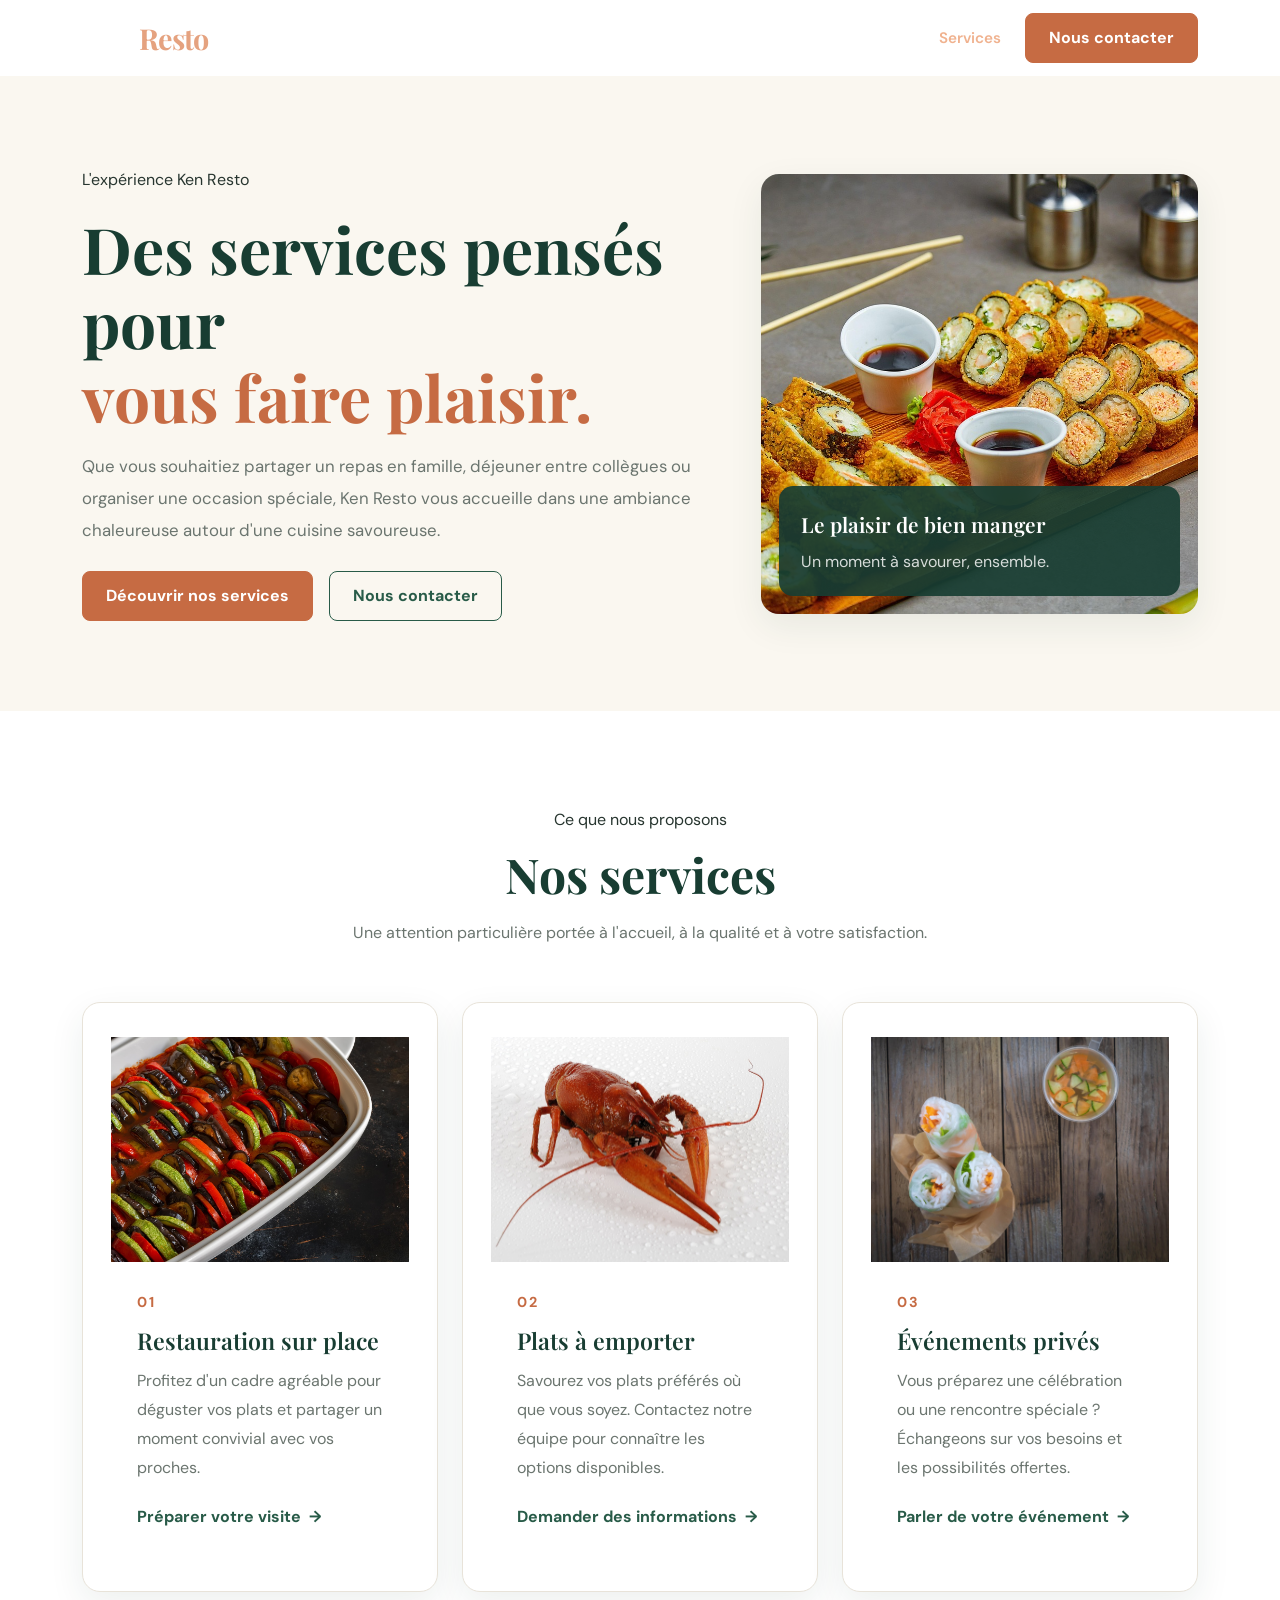
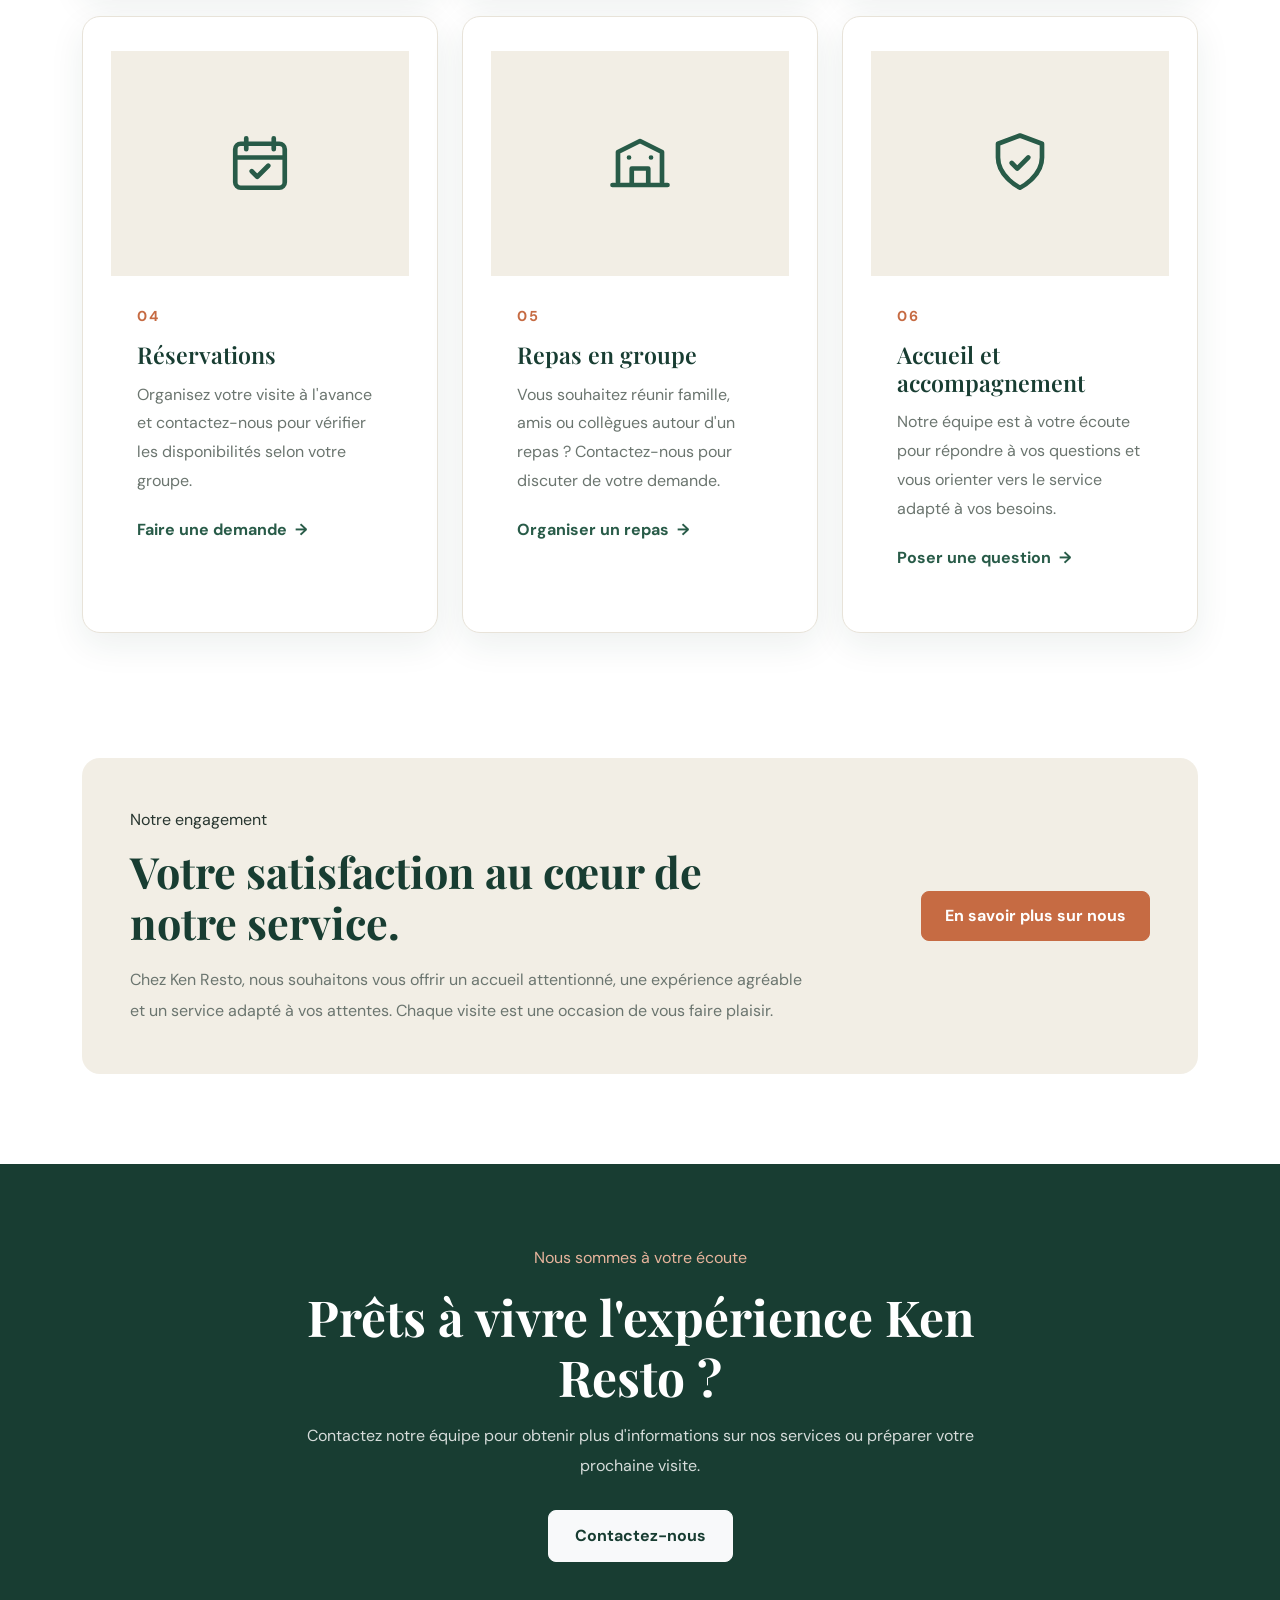
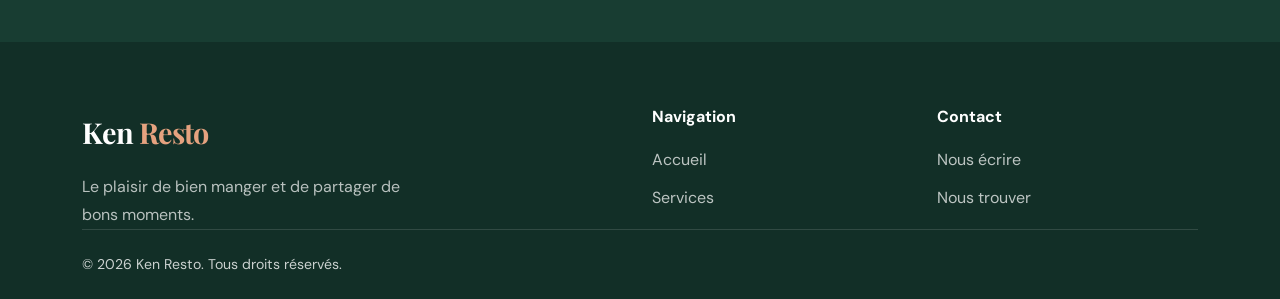
<file: services.html>
<!doctype html>
<html lang="fr">
<head>
    <meta charset="UTF-8">
    <meta name="viewport" content="width=device-width, initial-scale=1.0">

    <title>Nos services | Ken Resto</title>
    <meta name="description"
          content="Découvrez les services de Ken Resto : restauration sur place, plats à emporter, événements privés et réservations.">

    <!-- Bootstrap 5.3 -->
    <link
        href="https://cdn.jsdelivr.net/npm/bootstrap@5.3.3/dist/css/bootstrap.min.css"
        rel="stylesheet">

    <!-- Google Fonts -->
    <link rel="preconnect" href="https://fonts.googleapis.com">
    <link rel="preconnect" href="https://fonts.gstatic.com" crossorigin>
    <link
        href="https://fonts.googleapis.com/css2?family=DM+Sans:wght@400;500;600;700&family=Playfair+Display:wght@500;600;700&display=swap"
        rel="stylesheet">

    <!-- Feuille de style commune -->
    <link rel="stylesheet" href="css/style.css">
</head>

<body>

    <!-- Navigation -->
    <nav class="navbar navbar-expand-lg navbar-dark main-navbar">
        <div class="container">
            <a class="navbar-brand brand-logo" href="index.html">
                Ken <span>Resto</span>
            </a>

            <button
                class="navbar-toggler"
                type="button"
                data-bs-toggle="collapse"
                data-bs-target="#mainNavbar"
                aria-controls="mainNavbar"
                aria-expanded="false"
                aria-label="Ouvrir le menu de navigation">
                <span class="navbar-toggler-icon"></span>
            </button>

            <div class="collapse navbar-collapse" id="mainNavbar">
                <ul class="navbar-nav ms-auto align-items-lg-center">
                    <li class="nav-item">
                        <a class="nav-link" href="index.html">Accueil</a>
                    </li>

                    <li class="nav-item">
                        <a class="nav-link active"
                           aria-current="page"
                           href="services.html">Services</a>
                    </li>

                    <li class="nav-item ms-lg-3 mt-3 mt-lg-0">
                        <a class="btn btn-brand" href="contact.html">
                            Nous contacter
                        </a>
                    </li>
                </ul>
            </div>
        </div>
    </nav>

    <main>

        <!-- Bannière principale -->
        <section class="services-hero-section">
            <div class="container">
                <div class="row align-items-center g-5">
                    <div class="col-lg-7">
                        <span class="section-eyebrow">
                            L'expérience Ken Resto
                        </span>

                        <h1 class="services-hero-title">
                            Des services pensés pour
                            <span>vous faire plaisir.</span>
                        </h1>

                        <p class="services-hero-text">
                            Que vous souhaitiez partager un repas en famille,
                            déjeuner entre collègues ou organiser une occasion
                            spéciale, Ken Resto vous accueille dans une
                            ambiance chaleureuse autour d'une cuisine
                            savoureuse.
                        </p>

                        <div class="d-flex flex-wrap gap-3 mt-4">
                            <a href="#nos-services" class="btn btn-brand">
                                Découvrir nos services
                            </a>

                            <a href="contact.html"
                               class="btn btn-outline-brand">
                                Nous contacter
                            </a>
                        </div>
                    </div>

                    <div class="col-lg-5">
                        <div class="services-hero-image-wrapper">
                            <img
                                src="images/restaurant.jpg"
                                alt="Ambiance accueillante du restaurant Ken Resto"
                                class="services-hero-image">

                            <div class="services-image-caption">
                                <span>Le plaisir de bien manger</span>
                                <p>Un moment à savourer, ensemble.</p>
                            </div>
                        </div>
                    </div>
                </div>
            </div>
        </section>

        <!-- Présentation des services -->
        <section class="services-list-section section-padding"
                 id="nos-services">
            <div class="container">

                <div class="section-heading text-center">
                    <span class="section-eyebrow">Ce que nous proposons</span>
                    <h2>Nos services</h2>
                    <p>
                        Une attention particulière portée à l'accueil,
                        à la qualité et à votre satisfaction.
                    </p>
                </div>

                <div class="row g-4 mt-3">

                    <!-- Service 1 -->
                    <div class="col-md-6 col-lg-4">
                        <article class="service-card h-100">
                            <div class="service-card-image">
                                <img
                                    src="images/plat1.jpg"
                                    alt="Plat préparé et servi au restaurant"
                                    loading="lazy">
                            </div>

                            <div class="service-card-body">
                                <span class="service-number">01</span>
                                <h3>Restauration sur place</h3>
                                <p>
                                    Profitez d'un cadre agréable pour
                                    déguster vos plats et partager un
                                    moment convivial avec vos proches.
                                </p>

                                <a href="contact.html"
                                   class="service-link">
                                    Préparer votre visite
                                    <span aria-hidden="true">→</span>
                                </a>
                            </div>
                        </article>
                    </div>

                    <!-- Service 2 -->
                    <div class="col-md-6 col-lg-4">
                        <article class="service-card h-100">
                            <div class="service-card-image">
                                <img
                                    src="images/plat2.jpg"
                                    alt="Repas préparé avec soin"
                                    loading="lazy">
                            </div>

                            <div class="service-card-body">
                                <span class="service-number">02</span>
                                <h3>Plats à emporter</h3>
                                <p>
                                    Savourez vos plats préférés où que
                                    vous soyez. Contactez notre équipe
                                    pour connaître les options disponibles.
                                </p>

                                <a href="contact.html"
                                   class="service-link">
                                    Demander des informations
                                    <span aria-hidden="true">→</span>
                                </a>
                            </div>
                        </article>
                    </div>

                    <!-- Service 3 -->
                    <div class="col-md-6 col-lg-4">
                        <article class="service-card h-100">
                            <div class="service-card-image">
                                <img
                                    src="images/plat3.jpg"
                                    alt="Présentation soignée d'un plat"
                                    loading="lazy">
                            </div>

                            <div class="service-card-body">
                                <span class="service-number">03</span>
                                <h3>Événements privés</h3>
                                <p>
                                    Vous préparez une célébration ou une
                                    rencontre spéciale ? Échangeons sur
                                    vos besoins et les possibilités offertes.
                                </p>

                                <a href="contact.html"
                                   class="service-link">
                                    Parler de votre événement
                                    <span aria-hidden="true">→</span>
                                </a>
                            </div>
                        </article>
                    </div>

                    <!-- Service 4 -->
                    <div class="col-md-6 col-lg-4">
                        <article class="service-card h-100">
                            <div class="service-card-icon" aria-hidden="true">
                                <svg viewBox="0 0 24 24" fill="none">
                                    <rect x="3" y="5" width="18" height="16"
                                          rx="2" stroke="currentColor"
                                          stroke-width="1.7"/>
                                    <path d="M7 3v4M17 3v4M3 10h18"
                                          stroke="currentColor"
                                          stroke-width="1.7"
                                          stroke-linecap="round"/>
                                    <path d="m9 15 2 2 4-4"
                                          stroke="currentColor"
                                          stroke-width="1.7"
                                          stroke-linecap="round"
                                          stroke-linejoin="round"/>
                                </svg>
                            </div>

                            <div class="service-card-body">
                                <span class="service-number">04</span>
                                <h3>Réservations</h3>
                                <p>
                                    Organisez votre visite à l'avance
                                    et contactez-nous pour vérifier
                                    les disponibilités selon votre groupe.
                                </p>

                                <a href="contact.html"
                                   class="service-link">
                                    Faire une demande
                                    <span aria-hidden="true">→</span>
                                </a>
                            </div>
                        </article>
                    </div>

                    <!-- Service 5 -->
                    <div class="col-md-6 col-lg-4">
                        <article class="service-card h-100">
                            <div class="service-card-icon" aria-hidden="true">
                                <svg viewBox="0 0 24 24" fill="none">
                                    <path d="M4 19V8l8-4 8 4v11"
                                          stroke="currentColor"
                                          stroke-width="1.7"
                                          stroke-linecap="round"
                                          stroke-linejoin="round"/>
                                    <path d="M2 20h20M9 20v-6h6v6M8 10h.01M16 10h.01"
                                          stroke="currentColor"
                                          stroke-width="1.7"
                                          stroke-linecap="round"
                                          stroke-linejoin="round"/>
                                </svg>
                            </div>

                            <div class="service-card-body">
                                <span class="service-number">05</span>
                                <h3>Repas en groupe</h3>
                                <p>
                                    Vous souhaitez réunir famille, amis
                                    ou collègues autour d'un repas ?
                                    Contactez-nous pour discuter de votre
                                    demande.
                                </p>

                                <a href="contact.html"
                                   class="service-link">
                                    Organiser un repas
                                    <span aria-hidden="true">→</span>
                                </a>
                            </div>
                        </article>
                    </div>

                    <!-- Service 6 -->
                    <div class="col-md-6 col-lg-4">
                        <article class="service-card h-100">
                            <div class="service-card-icon" aria-hidden="true">
                                <svg viewBox="0 0 24 24" fill="none">
                                    <path d="M12 21s8-4 8-11V5l-8-3-8 3v5c0 7 8 11 8 11Z"
                                          stroke="currentColor"
                                          stroke-width="1.7"
                                          stroke-linecap="round"
                                          stroke-linejoin="round"/>
                                    <path d="m9 12 2 2 4-4"
                                          stroke="currentColor"
                                          stroke-width="1.7"
                                          stroke-linecap="round"
                                          stroke-linejoin="round"/>
                                </svg>
                            </div>

                            <div class="service-card-body">
                                <span class="service-number">06</span>
                                <h3>Accueil et accompagnement</h3>
                                <p>
                                    Notre équipe est à votre écoute pour
                                    répondre à vos questions et vous
                                    orienter vers le service adapté
                                    à vos besoins.
                                </p>

                                <a href="contact.html"
                                   class="service-link">
                                    Poser une question
                                    <span aria-hidden="true">→</span>
                                </a>
                            </div>
                        </article>
                    </div>

                </div>
            </div>
        </section>

        <!-- Engagement qualité -->
        <section class="service-promise-section">
            <div class="container">
                <div class="service-promise-panel">
                    <div class="row align-items-center g-4">
                        <div class="col-lg-8">
                            <span class="section-eyebrow">
                                Notre engagement
                            </span>

                            <h2>
                                Votre satisfaction au cœur de notre service.
                            </h2>

                            <p>
                                Chez Ken Resto, nous souhaitons vous offrir
                                un accueil attentionné, une expérience
                                agréable et un service adapté à vos attentes.
                                Chaque visite est une occasion de vous
                                faire plaisir.
                            </p>
                        </div>

                        <div class="col-lg-4 text-lg-end">
                            <a href="apropos.html"
                               class="btn btn-brand">
                                En savoir plus sur nous
                            </a>
                        </div>
                    </div>
                </div>
            </div>
        </section>

        <!-- Appel à l'action -->
        <section class="service-cta-section">
            <div class="container text-center">
                <span class="section-eyebrow">
                    Nous sommes à votre écoute
                </span>

                <h2>Prêts à vivre l'expérience Ken Resto ?</h2>

                <p>
                    Contactez notre équipe pour obtenir plus d'informations
                    sur nos services ou préparer votre prochaine visite.
                </p>

                <a href="contact.html" class="btn btn-light">
                    Contactez-nous
                </a>
            </div>
        </section>

    </main>

    <!-- Pied de page -->
    <footer class="site-footer">
        <div class="container">
            <div class="row gy-4">
                <div class="col-md-6">
                    <a href="index.html" class="footer-brand">
                        Ken <span>Resto</span>
                    </a>

                    <p class="footer-description">
                        Le plaisir de bien manger et de partager
                        de bons moments.
                    </p>
                </div>

                <div class="col-6 col-md-3">
                    <h3 class="footer-heading">Navigation</h3>
                    <ul class="footer-links">
                        <li><a href="index.html">Accueil</a></li>
                        <li><a href="services.html">Services</a></li>
                    </ul>
                </div>

                <div class="col-6 col-md-3">
                    <h3 class="footer-heading">Contact</h3>
                    <ul class="footer-links">
                        <li>
                            <a href="mailto:contact@kenresto.com">
                                Nous écrire
                            </a>
                        </li>
                        <li><a href="contact.html">Nous trouver</a></li>
                    </ul>
                </div>
            </div>

            <div class="footer-bottom">
                <p class="mb-0">
                    &copy; 2026 Ken Resto. Tous droits réservés.
                </p>
            </div>
        </div>
    </footer>

    <!-- Bootstrap JavaScript -->
    <script
        src="https://cdn.jsdelivr.net/npm/bootstrap@5.3.3/dist/js/bootstrap.bundle.min.js">
    </script>

</body>
</html>
</file>
<file: css/footer.css>
/* ================================
   FOOTER
================================ */

.site-footer {
    background-color: #222;
    color: white;
    margin-top: 0;
}

.footer-container {
    max-width: 1100px;
    margin: auto;
    padding: 60px 20px;
    
    display: grid;
    grid-template-columns: 2fr 1fr 1fr;
    gap: 60px;
}


/* Colonnes */

.footer-column h2 {
    font-size: 1.8rem;
    margin-bottom: 15px;
    color: #e67e22;
}

.footer-column h3 {
    font-size: 1.1rem;
    margin-bottom: 20px;
}

.footer-column p {
    color: #ccc;
    line-height: 1.7;
    margin: 8px 0;
}


/* Navigation */

.footer-column ul {
    list-style: none;
    padding: 0;
    margin: 0;
}

.footer-column li {
    margin-bottom: 12px;
}

.footer-column a {
    color: #ccc;
    text-decoration: none;
    transition: color 0.3s ease;
}

.footer-column a:hover {
    color: #e67e22;
}


/* Ligne du bas */

.footer-bottom {
    border-top: 1px solid #444;
    text-align: center;
    padding: 20px;
}

.footer-bottom p {
    margin: 0;
    color: #aaa;
    font-size: 0.9rem;
}


/* ================================
   RESPONSIVE
================================ */

@media (max-width: 768px) {

    .footer-container {
        grid-template-columns: 1fr;
        gap: 35px;
        text-align: center;
    }

    .footer-column ul {
        display: flex;
        justify-content: center;
        flex-wrap: wrap;
        gap: 15px;
    }

    .footer-column li {
        margin-bottom: 0;
    }
}
</file>
<file: css/style.css>
/* ========================================
   KEN RESTO — Bootstrap 5.3 Custom Theme
======================================== */

:root {
    --brand-dark: #183d32;
    --brand-green: #285b48;
    --brand-accent: #c66b43;
    --brand-cream: #faf7f0;
    --brand-light: #f2eee5;
    --brand-white: #ffffff;
    --text-main: #27352f;
    --text-muted: #6b756f;
    --border-color: #e8e3d9;
    --shadow-soft: 0 12px 35px rgba(24, 61, 50, 0.08);
    --radius-card: 18px;
}

* {
    box-sizing: border-box;
}

html {
    scroll-behavior: smooth;
    scroll-padding-top: 85px;
}

body {
    margin: 0;
    font-family: "DM Sans", sans-serif;
    color: var(--text-main);
    background: var(--brand-white);
    line-height: 1.75;
}

img {
    display: block;
    max-width: 100%;
}

a {
    text-decoration: none;
}

h1,
h2,
h3,
.navbar-brand,
.footer-brand {
    font-family: "Playfair Display", serif;
}

h1,
h2,
h3 {
    line-height: 1.2;
}

::selection {
    color: white;
    background: var(--brand-green);
}

/* ========================================
   NAVIGATION
======================================== */

.site-navbar {
    background: var(--brand-dark);
    padding: 15px 0;
    box-shadow: 0 3px 18px rgba(0, 0, 0, 0.08);
}

.navbar-brand,
.footer-brand {
    color: var(--brand-white);
    font-size: 1.8rem;
    font-weight: 700;
    letter-spacing: -1px;
}

.navbar-brand span,
.footer-brand span {
    color: #e5a27f;
}

.navbar-nav .nav-link {
    color: rgba(255, 255, 255, 0.82);
    font-size: 0.95rem;
    font-weight: 600;
    transition: color 0.2s ease;
}

.navbar-nav .nav-link:hover,
.navbar-nav .nav-link.active {
    color: #f0b28f;
}

.navbar-toggler {
    border-color: rgba(255, 255, 255, 0.45);
}

.navbar-toggler:focus {
    box-shadow: 0 0 0 0.2rem rgba(240, 178, 143, 0.35);
}

/* ========================================
   BUTTONS
======================================== */

.btn {
    border-radius: 8px;
    font-weight: 700;
    padding: 12px 23px;
    transition:
        background-color 0.2s ease,
        color 0.2s ease,
        transform 0.2s ease,
        border-color 0.2s ease;
}

.btn-brand {
    background: var(--brand-accent);
    color: white;
    border: 1px solid var(--brand-accent);
}

.btn-brand:hover {
    background: #a95330;
    border-color: #a95330;
    color: white;
    transform: translateY(-2px);
}

.btn-outline-brand {
    border: 1px solid var(--brand-green);
    color: var(--brand-green);
    background: transparent;
}

.btn-outline-brand:hover {
    background: var(--brand-green);
    color: white;
}

.btn-light {
    color: var(--brand-dark);
    font-weight: 700;
}

.btn-light:hover {
    background: var(--brand-light);
    color: var(--brand-dark);
    transform: translateY(-2px);
}

a:focus-visible,
button:focus-visible {
    outline: 3px solid #e5a27f;
    outline-offset: 4px;
}

/* ========================================
   SHARED SECTION STYLES
======================================== */

.section-padding {
    padding: 95px 0;
}

.section-soft {
    background: var(--brand-cream);
}

.section-label {
    display: inline-block;
    color: var(--brand-accent);
    font-size: 0.76rem;
    font-weight: 700;
    letter-spacing: 2px;
    line-height: 1.5;
    margin-bottom: 16px;
}

.section-title {
    color: var(--brand-dark);
    font-size: clamp(2rem, 3.5vw, 2.8rem);
    font-weight: 700;
    margin-bottom: 22px;
}

.section-text {
    max-width: 650px;
    color: var(--text-muted);
    font-size: 1rem;
    margin-bottom: 18px;
}

.section-heading {
    max-width: 720px;
    margin: 0 auto 35px;
}

/* ========================================
   HERO
======================================== */

.hero-section {
    padding: 90px 0 100px;
    background:
        radial-gradient(
            circle at 90% 10%,
            rgba(198, 107, 67, 0.09),
            transparent 35%
        ),
        var(--brand-cream);
    overflow: hidden;
}

.hero-title {
    color: var(--brand-dark);
    font-size: clamp(2.7rem, 5vw, 4.5rem);
    font-weight: 700;
    letter-spacing: -1.5px;
    margin-bottom: 24px;
}

.hero-title span {
    display: block;
    color: var(--brand-accent);
}

.hero-text {
    max-width: 540px;
    color: var(--text-muted);
    font-size: 1.08rem;
}

.hero-image-wrapper {
    position: relative;
    padding: 0 12px 18px 0;
}

.hero-image-wrapper::before {
    content: "";
    position: absolute;
    top: -15px;
    right: -5px;
    width: 48%;
    height: 45%;
    border: 2px solid var(--brand-accent);
    border-radius: 18px;
    z-index: 0;
}

.hero-image {
    position: relative;
    z-index: 1;
    width: 100%;
    height: 470px;
    object-fit: cover;
    border-radius: 18px;
    box-shadow: var(--shadow-soft);
}

.hero-image-badge {
    position: absolute;
    z-index: 2;
    bottom: 0;
    left: -20px;
    display: flex;
    align-items: center;
    gap: 14px;
    background: white;
    padding: 17px 22px;
    border-radius: 12px;
    box-shadow: var(--shadow-soft);
}

.hero-image-badge strong,
.hero-image-badge small {
    display: block;
}

.hero-image-badge strong {
    color: var(--brand-dark);
}

.hero-image-badge small {
    color: var(--text-muted);
    font-size: 0.8rem;
}

.badge-symbol {
    display: grid;
    place-items: center;
    width: 43px;
    height: 43px;
    border-radius: 50%;
    color: white;
    background: var(--brand-accent);
    font-size: 1.3rem;
}

.hero-note {
    color: var(--text-muted);
    font-size: 0.88rem;
}

.hero-note-icon {
    color: var(--brand-accent);
    margin-right: 7px;
}

/* ========================================
   INTRODUCTION
======================================== */

.intro-image-wrapper {
    position: relative;
    padding: 0 18px 18px 0;
}

.intro-image {
    position: relative;
    z-index: 1;
    width: 100%;
    height: 440px;
    object-fit: cover;
    border-radius: var(--radius-card);
}

.image-accent {
    position: absolute;
    bottom: 0;
    right: 0;
    width: 65%;
    height: 55%;
    border-radius: var(--radius-card);
    background: var(--brand-light);
}

.text-link {
    display: inline-block;
    margin-top: 12px;
    color: var(--brand-green);
    font-weight: 700;
}

.text-link span {
    display: inline-block;
    margin-left: 5px;
    transition: transform 0.2s ease;
}

.text-link:hover {
    color: var(--brand-accent);
}

.text-link:hover span {
    transform: translateX(5px);
}

/* ========================================
   SERVICES
======================================== */

.service-card {
    padding: 34px 28px;
    background: white;
    border: 1px solid var(--border-color);
    border-radius: var(--radius-card);
    transition:
        transform 0.25s ease,
        box-shadow 0.25s ease;
}

.service-card:hover {
    transform: translateY(-6px);
    box-shadow: var(--shadow-soft);
}

.service-icon {
    display: grid;
    place-items: center;
    width: 65px;
    height: 65px;
    margin-bottom: 25px;
    border-radius: 15px;
    background: var(--brand-light);
    font-size: 1.9rem;
}

.service-card h3 {
    color: var(--brand-dark);
    font-size: 1.4rem;
    font-weight: 700;
    margin-bottom: 14px;
}

.service-card p {
    color: var(--text-muted);
    margin-bottom: 0;
}

/* ========================================
   TESTIMONIALS
======================================== */

.testimonial-card {
    padding: 30px;
    background: white;
    border: 1px solid var(--border-color);
    border-radius: var(--radius-card);
    box-shadow: 0 6px 22px rgba(24, 61, 50, 0.035);
}

.stars {
    color: #d58a37;
    letter-spacing: 4px;
    margin-bottom: 18px;
}

.testimonial-card p {
    color: var(--text-muted);
    font-size: 1rem;
    font-style: italic;
    margin-bottom: 24px;
}

.testimonial-card h3 {
    color: var(--brand-dark);
    font-family: "DM Sans", sans-serif;
    font-size: 0.95rem;
    font-weight: 700;
    margin-bottom: 0;
}

/* ========================================
   CONTACT CALL TO ACTION
======================================== */

.contact-section {
    padding: 25px 0 95px;
}

.contact-panel {
    position: relative;
    overflow: hidden;
    padding: 70px 30px;
    border-radius: 22px;
    background:
        radial-gradient(
            circle at 100% 0,
            rgba(255, 255, 255, 0.10),
            transparent 35%
        ),
        var(--brand-dark);
}

.contact-panel .section-label {
    color: #f0b28f;
}

.contact-panel h2 {
    max-width: 700px;
    margin: 0 auto 20px;
    color: white;
    font-size: clamp(2rem, 4vw, 3rem);
    font-weight: 700;
}

.contact-panel p {
    max-width: 650px;
    margin: 0 auto 30px;
    color: rgba(255, 255, 255, 0.8);
}

/* ========================================
   GALLERY
======================================== */

.gallery-grid img {
    width: 100%;
    height: 250px;
    object-fit: cover;
    border-radius: 13px;
    transition: transform 0.3s ease;
}

.gallery-grid img:hover {
    transform: scale(1.025);
}

/* ========================================
   PROJECTS
======================================== */

.projects-section {
    background: var(--brand-cream);
}

/* ========================================
   FOOTER
======================================== */

.site-footer {
    padding-top: 65px;
    color: rgba(255, 255, 255, 0.78);
    background: #122f27;
}

.footer-main {
    padding-bottom: 45px;
}

.footer-brand {
    display: inline-block;
    margin-bottom: 16px;
}

.footer-description {
    max-width: 350px;
    margin-bottom: 0;
    color: rgba(255, 255, 255, 0.7);
}

.footer-heading {
    color: white;
    font-family: "DM Sans", sans-serif;
    font-size: 1rem;
    font-weight: 700;
    margin-bottom: 20px;
}

.footer-links {
    list-style: none;
    padding: 0;
    margin: 0;
}

.footer-links li {
    margin-bottom: 10px;
    overflow-wrap: anywhere;
}

.footer-links a {
    color: rgba(255, 255, 255, 0.72);
    transition: color 0.2s ease;
}

.footer-links a:hover {
    color: #f0b28f;
}

.footer-bottom {
    display: flex;
    justify-content: space-between;
    align-items: center;
    gap: 20px;
    padding: 22px 0;
    border-top: 1px solid rgba(255, 255, 255, 0.13);
    font-size: 0.88rem;
}

.footer-bottom a {
    color: #f0b28f;
    white-space: nowrap;
}

/* ========================================
   TABLETS
======================================== */

@media (max-width: 991.98px) {
    .section-padding {
        padding: 75px 0;
    }

    .hero-section {
        padding: 70px 0 80px;
    }

    .hero-image {
        height: 400px;
    }

    .intro-image {
        height: 380px;
    }

    .hero-image-badge {
        left: 10px;
    }

    .gallery-grid img {
        height: 230px;
    }
}

/* ========================================
   MOBILE
======================================== */

@media (max-width: 575.98px) {
    body {
        font-size: 0.96rem;
    }

    .site-navbar {
        padding: 11px 0;
    }

    .navbar-brand {
        font-size: 1.55rem;
    }

    .navbar-nav {
        padding-top: 12px;
        align-items: stretch !important;
    }

    .navbar-nav .nav-link {
        padding: 9px 0;
    }

    .navbar-nav .btn {
        display: inline-block;
        margin-bottom: 8px;
    }

    .section-padding {
        padding: 58px 0;
    }

    .section-label {
        font-size: 0.7rem;
        letter-spacing: 1.5px;
        margin-bottom: 12px;
    }

    .section-title {
        font-size: 2rem;
        margin-bottom: 18px;
    }

    .section-heading {
        margin-bottom: 25px;
    }

    .hero-section {
        padding: 55px 0 65px;
    }

    .hero-title {
        font-size: clamp(2.35rem, 10vw, 3.1rem);
        letter-spacing: -1px;
        margin-bottom: 20px;
    }

    .hero-text {
        font-size: 1rem;
    }

    .hero-section .btn {
        width: 100%;
    }

    .hero-image-wrapper {
        margin: 10px 5px 10px 0;
    }

    .hero-image {
        height: 300px;
    }

    .hero-image-badge {
        left: 8px;
        right: 8px;
        padding: 12px 15px;
    }

    .hero-image-badge strong {
        font-size: 0.92rem;
    }

    .hero-image-badge small {
        font-size: 0.75rem;
    }

    .intro-image {
        height: 300px;
    }

    .service-card {
        padding: 25px 23px;
    }

    .service-card h3 {
        font-size: 1.3rem;
    }

    .testimonial-card {
        padding: 25px;
    }

    .contact-section {
        padding: 0 0 60px;
    }

    .contact-panel {
        padding: 45px 22px;
        border-radius: 15px;
    }

    .contact-panel h2 {
        font-size: 2rem;
    }

    .contact-panel .btn {
        width: 100%;
    }

    .gallery-grid img {
        height: 155px;
        border-radius: 9px;
    }

    .footer-main {
        padding-bottom: 30px;
    }

    .site-footer {
        padding-top: 45px;
    }

    .footer-bottom {
        align-items: flex-start;
        flex-direction: column;
        gap: 8px;
        font-size: 0.82rem;
    }
}

/* Respect reduced-motion preferences */
@media (prefers-reduced-motion: reduce) {
    *,
    *::before,
    *::after {
        scroll-behavior: auto !important;
        animation-duration: 0.01ms !important;
        transition-duration: 0.01ms !important;
    }
}



/* ========================================
   PAGE À PROPOS — KEN RESTO
   Utilise les variables et composants
   partagés avec index.html
======================================== */

/* Hero de la page À propos */

.about-hero-section {
    padding: 85px 0 95px;
    background:
        radial-gradient(
            circle at 90% 10%,
            rgba(198, 107, 67, 0.09),
            transparent 35%
        ),
        var(--brand-cream);
    overflow: hidden;
}

.about-hero-image-wrapper {
    position: relative;
    padding: 0 12px 18px 0;
}

.about-hero-image-wrapper::before {
    content: "";
    position: absolute;
    top: -15px;
    right: -5px;
    width: 48%;
    height: 45%;
    border: 2px solid var(--brand-accent);
    border-radius: 18px;
}

.about-hero-image {
    position: relative;
    z-index: 1;
    width: 100%;
    height: 420px;
    object-fit: cover;
    border-radius: 18px;
    box-shadow: var(--shadow-soft);
}

/* Images des sections Histoire et Passion */

.about-image-wrapper {
    position: relative;
    padding: 0 18px 18px 0;
}

.about-content-image {
    position: relative;
    z-index: 1;
    width: 100%;
    height: 430px;
    object-fit: cover;
    border-radius: var(--radius-card);
    box-shadow: var(--shadow-soft);
}

.about-image-wrapper .image-accent {
    position: absolute;
    bottom: 0;
    right: 0;
    width: 65%;
    height: 55%;
    background: var(--brand-light);
    border-radius: var(--radius-card);
}

/* Cartes des valeurs */

.value-card {
    height: 100%;
}

.value-card .service-icon {
    transition: transform 0.25s ease;
}

.value-card:hover .service-icon {
    transform: scale(1.06);
}

/* Vision */

.about-vision-section {
    padding: 25px 0 95px;
}

.about-vision-panel {
    position: relative;
    overflow: hidden;
    padding: 75px 45px;
    border-radius: 22px;
    background:
        radial-gradient(
            circle at 100% 0,
            rgba(255, 255, 255, 0.10),
            transparent 35%
        ),
        var(--brand-dark);
}

.about-vision-panel .section-label {
    color: #f0b28f;
}

.about-vision-panel h2 {
    max-width: 760px;
    margin: 0 auto 24px;
    color: white;
    font-size: clamp(2rem, 4vw, 3rem);
    font-weight: 700;
}

.about-vision-panel > p {
    max-width: 760px;
    margin: 0 auto;
    color: rgba(255, 255, 255, 0.82);
}

.vision-signature {
    display: flex;
    flex-direction: column;
    gap: 3px;
    margin-top: 30px;
    color: white;
}

.vision-signature strong {
    font-family: "Playfair Display", serif;
    font-size: 1.5rem;
}

.vision-signature span {
    color: #f0b28f;
    font-size: 0.9rem;
    letter-spacing: 1px;
}

/* Tablettes */

@media (max-width: 991.98px) {
    .about-hero-section {
        padding: 70px 0 80px;
    }

    .about-hero-image {
        height: 380px;
    }

    .about-content-image {
        height: 380px;
    }

    .about-vision-section {
        padding-bottom: 75px;
    }
}

/* Téléphones */

@media (max-width: 575.98px) {
    .about-hero-section {
        padding: 55px 0 65px;
    }

    .about-hero-section .hero-title {
        font-size: clamp(2.35rem, 10vw, 3.1rem);
    }

    .about-hero-section .btn {
        width: 100%;
    }

    .about-hero-image-wrapper {
        margin: 10px 5px 10px 0;
    }

    .about-hero-image {
        height: 300px;
    }

    .about-content-image {
        height: 300px;
    }

    .about-vision-section {
        padding: 0 0 60px;
    }

    .about-vision-panel {
        padding: 45px 22px;
        border-radius: 15px;
    }

    .about-vision-panel h2 {
        font-size: 2rem;
    }

    .about-vision-panel .btn {
        width: 100%;
    }
}


/* ========================================
   PAGE CONTACT — KEN RESTO
   Identité visuelle partagée
======================================== */

/* Hero */

.contact-hero-section {
    padding: 80px 0 90px;
    background:
        radial-gradient(
            circle at 90% 10%,
            rgba(198, 107, 67, 0.09),
            transparent 35%
        ),
        var(--brand-cream);
}

.contact-hero-section .hero-title {
    max-width: 800px;
}

.contact-hero-section .hero-text {
    max-width: 650px;
}

.contact-hero-card {
    padding: 32px;
    background: white;
    border: 1px solid var(--border-color);
    border-radius: var(--radius-card);
    box-shadow: var(--shadow-soft);
}

.contact-hero-icon {
    display: grid;
    place-items: center;
    width: 65px;
    height: 65px;
    margin-bottom: 22px;
    border-radius: 15px;
    background: var(--brand-light);
    font-size: 1.8rem;
}

.contact-hero-card h2 {
    color: var(--brand-dark);
    font-size: 1.65rem;
    font-weight: 700;
    margin-bottom: 15px;
}

.contact-hero-card p {
    color: var(--text-muted);
    margin-bottom: 15px;
}

/* Informations de contact */

.contact-details-list {
    display: flex;
    flex-direction: column;
    gap: 16px;
    margin-top: 30px;
}

.contact-detail-card {
    display: flex;
    align-items: flex-start;
    gap: 17px;
    padding: 19px;
    background: var(--brand-cream);
    border: 1px solid var(--border-color);
    border-radius: 13px;
}

.contact-detail-icon {
    display: grid;
    place-items: center;
    flex-shrink: 0;
    width: 46px;
    height: 46px;
    border-radius: 12px;
    background: white;
    font-size: 1.3rem;
}

.contact-detail-card h3 {
    color: var(--brand-dark);
    font-family: "DM Sans", sans-serif;
    font-size: 1rem;
    font-weight: 700;
    margin: 0 0 4px;
}

.contact-detail-card p {
    color: var(--text-muted);
    margin: 0;
    overflow-wrap: anywhere;
}

.contact-detail-card a {
    color: var(--brand-green);
}

.contact-detail-card a:hover {
    color: var(--brand-accent);
}

.contact-note {
    margin-top: 25px;
    color: var(--text-muted);
    font-size: 0.9rem;
}

.contact-note span {
    color: var(--brand-accent);
    margin-right: 7px;
}

/* Formulaire */

.contact-form-card {
    padding: 38px;
    background: white;
    border: 1px solid var(--border-color);
    border-radius: var(--radius-card);
    box-shadow: var(--shadow-soft);
}

.contact-form-card .section-title {
    font-size: clamp(1.8rem, 3vw, 2.3rem);
    margin-bottom: 15px;
}

.contact-form .form-label {
    color: var(--brand-dark);
    font-size: 0.92rem;
    font-weight: 700;
    margin-bottom: 8px;
}

.contact-form .form-control {
    min-height: 52px;
    padding: 13px 15px;
    color: var(--text-main);
    background-color: #fff;
    border: 1px solid #dcded8;
    border-radius: 9px;
    font: inherit;
    font-size: 0.95rem;
    transition:
        border-color 0.2s ease,
        box-shadow 0.2s ease;
}

.contact-form textarea.form-control {
    min-height: 155px;
    resize: vertical;
}

.contact-form .form-control::placeholder {
    color: #929a94;
}

.contact-form .form-control:focus {
    border-color: var(--brand-green);
    box-shadow: 0 0 0 0.22rem rgba(40, 91, 72, 0.13);
}

.contact-form .btn {
    margin-top: 5px;
    white-space: normal;
}

.form-privacy-note {
    margin: 18px 0 0;
    color: var(--text-muted);
    font-size: 0.82rem;
    line-height: 1.6;
}

/* Réservation */

.reservation-section {
    padding: 15px 0 95px;
}

.reservation-panel {
    position: relative;
    overflow: hidden;
    padding: 70px 35px;
    border-radius: 22px;
    background:
        radial-gradient(
            circle at 100% 0,
            rgba(255, 255, 255, 0.10),
            transparent 35%
        ),
        var(--brand-dark);
}

.reservation-panel .section-label {
    color: #f0b28f;
}

.reservation-panel h2 {
    max-width: 700px;
    margin: 0 auto 20px;
    color: white;
    font-size: clamp(2rem, 4vw, 3rem);
    font-weight: 700;
}

.reservation-panel p {
    max-width: 700px;
    margin: 0 auto 30px;
    color: rgba(255, 255, 255, 0.82);
}

.reservation-panel .btn {
    white-space: normal;
}

/* Tablettes */

@media (max-width: 991.98px) {
    .contact-hero-section {
        padding: 65px 0 75px;
    }

    .contact-hero-card {
        padding: 28px;
    }

    .contact-form-card {
        padding: 30px;
    }

    .reservation-section {
        padding-bottom: 75px;
    }
}

/* Téléphones */

@media (max-width: 575.98px) {
    .contact-hero-section {
        padding: 55px 0 60px;
    }

    .contact-hero-section .hero-title {
        font-size: clamp(2.2rem, 9vw, 3rem);
        letter-spacing: -1px;
    }

    .contact-hero-section .btn {
        width: 100%;
    }

    .contact-hero-card {
        padding: 25px;
    }

    .contact-detail-card {
        gap: 12px;
        padding: 15px;
    }

    .contact-detail-icon {
        width: 42px;
        height: 42px;
    }

    .contact-form-card {
        padding: 24px 19px;
        border-radius: 14px;
    }

    .contact-form-card .section-title {
        font-size: 1.8rem;
    }

    .contact-form .form-control {
        font-size: 16px;
    }

    .contact-form .btn {
        width: 100%;
        padding: 13px 15px;
    }

    .reservation-section {
        padding: 0 0 60px;
    }

    .reservation-panel {
        padding: 45px 22px;
        border-radius: 15px;
    }

    .reservation-panel h2 {
        font-size: 2rem;
    }

    .reservation-panel .btn {
        width: 100%;
    }
}



/* =========================================
   PAGE SERVICES - KEN RESTO
========================================= */

.services-hero-section {
    padding: 90px 0;
    background: var(--brand-cream);
    overflow: hidden;
}

.services-hero-title {
    margin: 18px 0;
    color: var(--brand-dark);
    font-family: "Playfair Display", serif;
    font-size: clamp(2.5rem, 5vw, 4.2rem);
    font-weight: 700;
    line-height: 1.15;
}

.services-hero-title span {
    display: block;
    color: var(--brand-accent);
}

.services-hero-text {
    max-width: 620px;
    color: var(--text-muted);
    font-size: 1.05rem;
    line-height: 1.9;
}

.services-hero-image-wrapper {
    position: relative;
    min-height: 400px;
    border-radius: var(--radius-card);
}

.services-hero-image {
    display: block;
    width: 100%;
    height: 440px;
    object-fit: cover;
    border-radius: var(--radius-card);
    box-shadow: var(--shadow-soft);
}

.services-image-caption {
    position: absolute;
    right: 18px;
    bottom: 18px;
    left: 18px;
    padding: 20px 22px;
    color: var(--brand-white);
    background: rgba(24, 61, 50, 0.92);
    border-radius: 14px;
}

.services-image-caption span {
    font-family: "Playfair Display", serif;
    font-size: 1.3rem;
    font-weight: 600;
}

.services-image-caption p {
    margin: 5px 0 0;
    color: rgba(255, 255, 255, 0.82);
}

.services-list-section {
    background: var(--brand-white);
}

.section-heading {
    max-width: 700px;
    margin: 0 auto 30px;
}

.section-heading h2,
.service-promise-panel h2,
.service-cta-section h2 {
    margin: 12px 0 16px;
    font-family: "Playfair Display", serif;
    font-weight: 700;
    line-height: 1.2;
}

.section-heading h2 {
    color: var(--brand-dark);
    font-size: clamp(2rem, 4vw, 3rem);
}

.section-heading p {
    color: var(--text-muted);
    line-height: 1.8;
}

.service-card {
    overflow: hidden;
    background: var(--brand-white);
    border: 1px solid var(--border-color);
    border-radius: var(--radius-card);
    box-shadow: var(--shadow-soft);
    transition: transform 0.25s ease, box-shadow 0.25s ease;
}

.service-card:hover {
    transform: translateY(-6px);
    box-shadow: 0 18px 40px rgba(24, 61, 50, 0.13);
}

.service-card-image {
    height: 225px;
    overflow: hidden;
    background: var(--brand-light);
}

.service-card-image img {
    width: 100%;
    height: 100%;
    object-fit: cover;
    transition: transform 0.35s ease;
}

.service-card:hover .service-card-image img {
    transform: scale(1.04);
}

.service-card-body {
    padding: 26px;
}

.service-number {
    display: inline-block;
    margin-bottom: 12px;
    color: var(--brand-accent);
    font-size: 0.9rem;
    font-weight: 700;
    letter-spacing: 0.12em;
}

.service-card-body h3 {
    margin-bottom: 12px;
    color: var(--brand-dark);
    font-family: "Playfair Display", serif;
    font-size: 1.45rem;
    font-weight: 600;
}

.service-card-body p {
    margin-bottom: 20px;
    color: var(--text-muted);
    line-height: 1.8;
}

.service-link {
    display: inline-flex;
    align-items: center;
    gap: 8px;
    color: var(--brand-green);
    font-weight: 700;
    text-decoration: none;
}

.service-link span {
    transition: transform 0.2s ease;
}

.service-link:hover {
    color: var(--brand-accent);
}

.service-link:hover span {
    transform: translateX(5px);
}

.service-card-icon {
    display: flex;
    align-items: center;
    justify-content: center;
    width: 100%;
    height: 225px;
    color: var(--brand-green);
    background: var(--brand-light);
}

.service-card-icon svg {
    width: 66px;
    height: 66px;
}

.service-promise-section {
    padding: 30px 0 90px;
    background: var(--brand-white);
}

.service-promise-panel {
    padding: 48px;
    background: var(--brand-light);
    border-radius: var(--radius-card);
}

.service-promise-panel h2 {
    max-width: 680px;
    color: var(--brand-dark);
    font-size: clamp(1.8rem, 3.5vw, 2.7rem);
}

.service-promise-panel p {
    max-width: 720px;
    margin-bottom: 0;
    color: var(--text-muted);
    line-height: 1.9;
}

.service-cta-section {
    padding: 80px 0;
    color: var(--brand-white);
    background: var(--brand-dark);
}

.service-cta-section .section-eyebrow {
    color: #e7b49c;
}

.service-cta-section h2 {
    max-width: 750px;
    margin: 15px auto;
    font-size: clamp(2rem, 4vw, 3.1rem);
}

.service-cta-section p {
    max-width: 680px;
    margin: 0 auto 28px;
    color: rgba(255, 255, 255, 0.82);
    line-height: 1.9;
}

.service-cta-section .btn-light {
    padding: 13px 26px;
    color: var(--brand-dark);
    font-weight: 700;
    border-radius: 8px;
}

.service-cta-section .btn-light:hover {
    color: var(--brand-white);
    background: var(--brand-accent);
    border-color: var(--brand-accent);
}

/* Tablettes */
@media (max-width: 991.98px) {
    .services-hero-section {
        padding: 65px 0;
    }

    .services-hero-image-wrapper {
        min-height: auto;
    }

    .services-hero-image {
        height: 380px;
    }

    .service-promise-section {
        padding-bottom: 65px;
    }

    .service-promise-panel {
        padding: 35px;
    }
}

/* Téléphones */
@media (max-width: 575.98px) {
    .services-hero-section {
        padding: 48px 0;
    }

    .services-hero-title {
        font-size: 2.4rem;
    }

    .services-hero-image {
        height: 300px;
    }

    .services-image-caption {
        right: 12px;
        bottom: 12px;
        left: 12px;
        padding: 15px;
    }

    .service-card-image,
    .service-card-icon {
        height: 200px;
    }

    .service-card-body {
        padding: 22px;
    }

    .service-promise-section {
        padding: 15px 0 50px;
    }

    .service-promise-panel {
        padding: 25px;
    }

    .service-cta-section {
        padding: 60px 0;
    }
}

/* Accessibilité : réduire les animations si nécessaire */
@media (prefers-reduced-motion: reduce) {
    .service-card,
    .service-card-image img,
    .service-link span {
        transition: none;
    }
}
</file>
